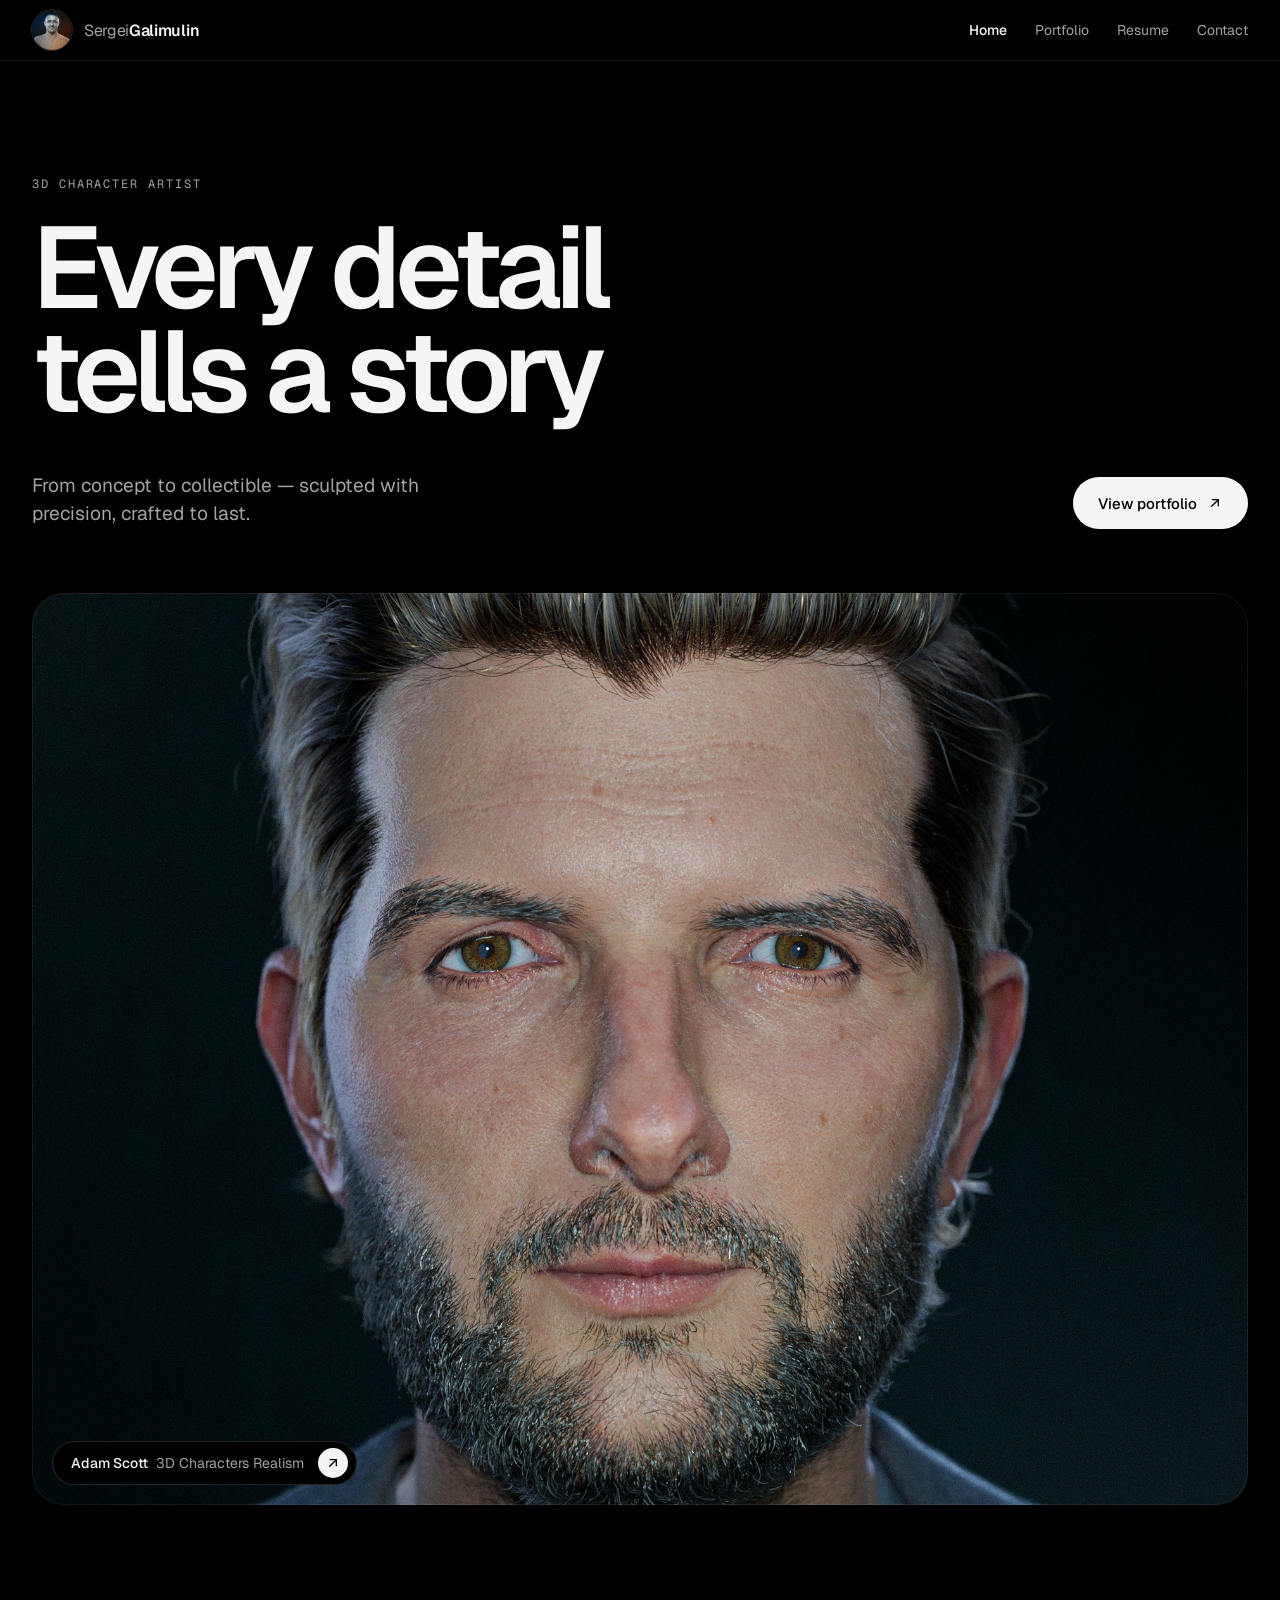
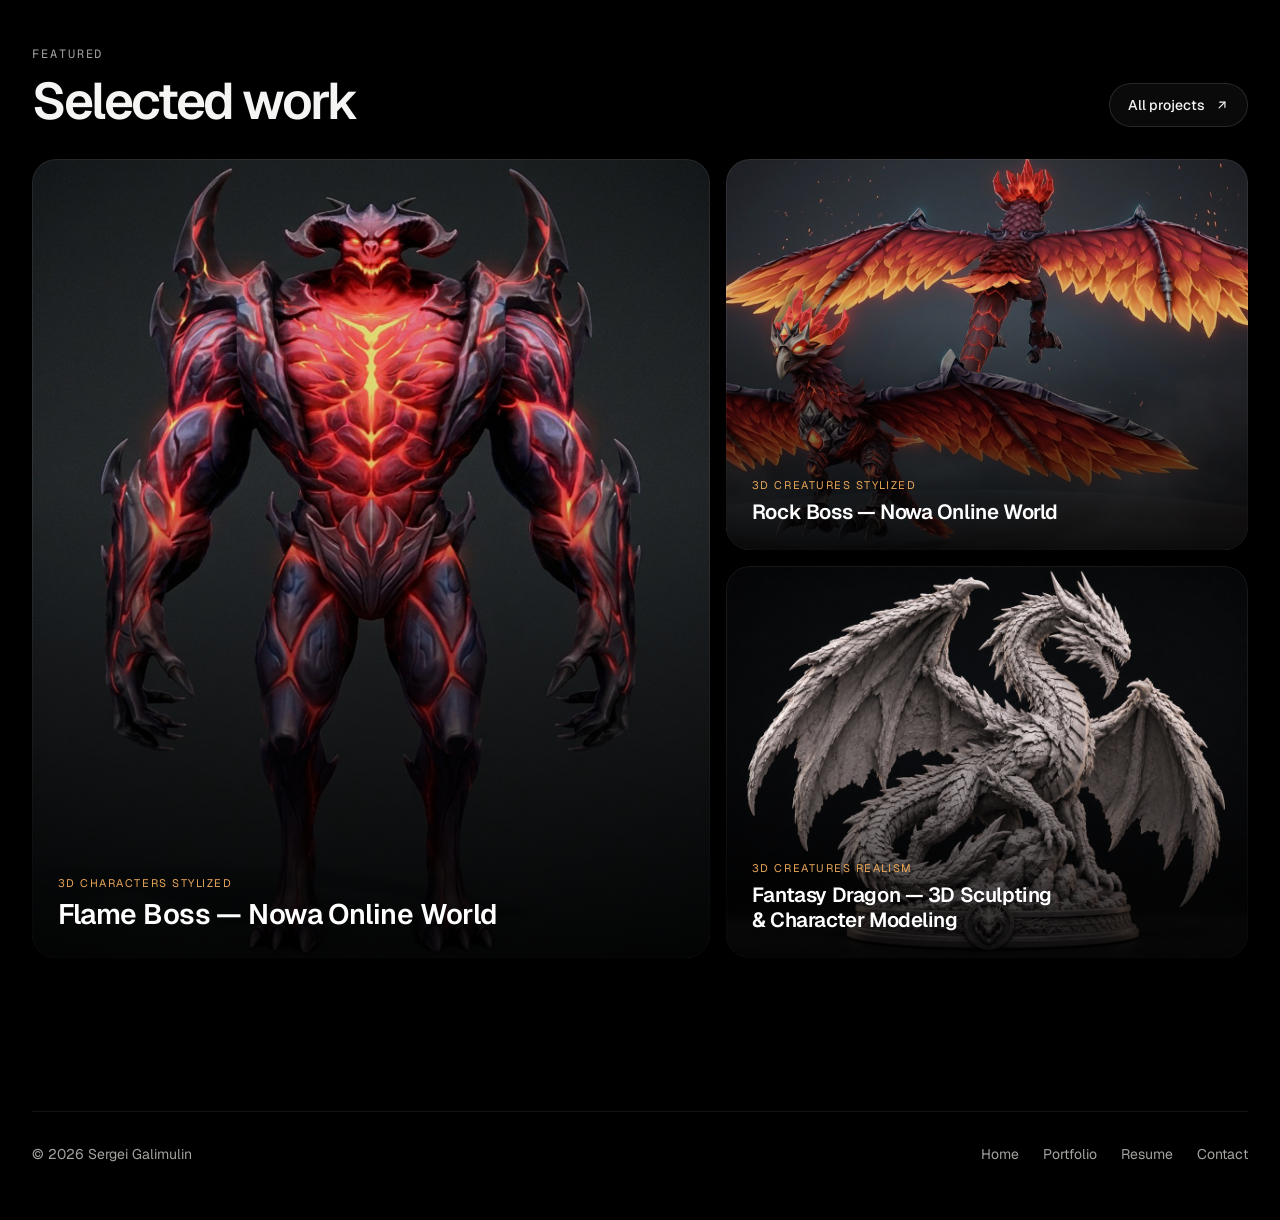
<file: index.html>
<!doctype html>
<html lang="en">
<head>
  <meta charset="utf-8">
  <meta name="viewport" content="width=device-width, initial-scale=1">
  <title>SergeiGalimulin — 3D Character Artist</title>
  <meta name="description" content="Every detail tells a story. From concept to collectible — sculpted with precision, crafted to last.">
  <meta property="og:title" content="SergeiGalimulin — 3D Character Artist">
  <meta property="og:description" content="From concept to collectible — sculpted with precision, crafted to last.">
  <meta property="og:image" content="assets/img/p8_1.jpg">
  <meta name="theme-color" content="#000000">
  <link rel="icon" href="assets/favicon.svg" type="image/svg+xml">
  <link rel="preconnect" href="https://fonts.googleapis.com">
  <link rel="preconnect" href="https://fonts.gstatic.com" crossorigin>
  <link rel="stylesheet" href="https://fonts.googleapis.com/css2?family=Geist:wght@300..700&family=Geist+Mono:wght@400;500&display=block">
  <link rel="stylesheet" href="assets/css/styles.css">
</head>
<body>
  <header class="nav">
    <nav class="nav-bar" aria-label="Main">
      <div class="brand"><a class="avatar" href="resume.html" aria-label="Resume" title="Resume"><img src="assets/img/portrait.jpg" alt="Sergei Galimulin" width="40" height="40"></a><a class="logo" href="index.html" aria-label="SergeiGalimulin — home"><i>Sergei</i><b>Galimulin</b></a></div>
      <div class="nav-links">
        <a class="nav-link nav-home is-active" href="index.html" aria-current="page">Home</a>
        <a class="nav-link" href="portfolio.html">Portfolio</a>
        <a class="nav-link" href="resume.html">Resume</a>
        <a class="nav-link" href="contact.html">Contact</a>
      </div>
    </nav>
  </header>

  <main>
    <section class="wrap hero">
      <p class="eyebrow">3D Character Artist</p>
      <h1>Every detail tells a story</h1>
      <div class="hero-row">
        <p>From concept to collectible — sculpted with precision, crafted to last.</p>
        <a class="btn btn-primary" href="portfolio.html">View portfolio <svg class="arr" aria-hidden="true" width="16" height="16" viewBox="0 0 24 24" fill="none" stroke="currentColor" stroke-width="2" stroke-linecap="round" stroke-linejoin="round"><path d="M7 17 17 7"/><path d="M8 7h9v9"/></svg></a>
      </div>
      <div id="hero-card"></div>
    </section>

    <section class="wrap section" id="featured" aria-labelledby="featured-title">
      <div class="section-head">
        <div>
          <p class="eyebrow">Featured</p>
          <h2 id="featured-title">Selected work</h2>
        </div>
        <a class="btn btn-ghost btn-sm" href="portfolio.html">All projects <svg class="arr arr-up" aria-hidden="true" width="14" height="14" viewBox="0 0 24 24" fill="none" stroke="currentColor" stroke-width="2" stroke-linecap="round" stroke-linejoin="round"><path d="M7 17 17 7"/><path d="M8 7h9v9"/></svg></a>
      </div>
      <div class="bento" id="bento"></div>
    </section>
  </main>

  <footer class="wrap footer">
    <div class="footer-row">
      <span>© 2026 Sergei Galimulin</span>
      <div class="footer-links">
        <a class="foot-link" href="index.html">Home</a>
        <a class="foot-link" href="portfolio.html">Portfolio</a>
        <a class="foot-link" href="resume.html">Resume</a>
        <a class="foot-link" href="contact.html">Contact</a>
      </div>
    </div>
  </footer>

  <script src="assets/js/site.js"></script>
  <script src="assets/js/home.js"></script>
  <script type="module" src="https://static.cloudflareinsights.com/beacon.min.js" data-cf-beacon='{"token": "abe214f2f69e46d78d090125e327b1e5"}'></script>
</body>
</html>
</file>
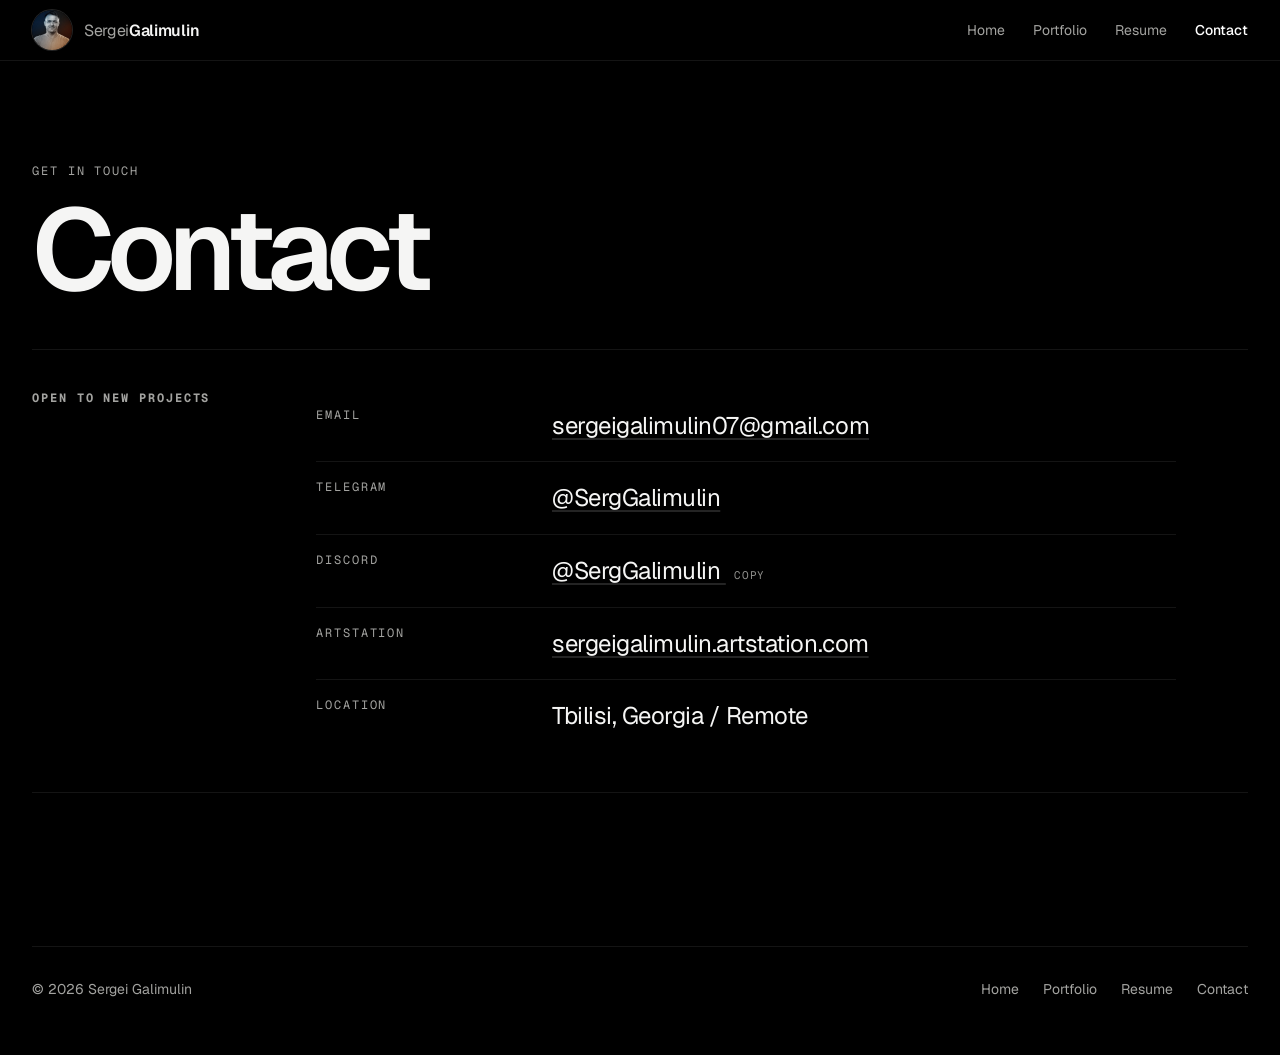
<file: contact.html>
<!doctype html>
<html lang="en">
<head>
  <meta charset="utf-8">
  <meta name="viewport" content="width=device-width, initial-scale=1">
  <title>Contact — SergeiGalimulin</title>
  <meta name="description" content="Contact Sergei Galimulin, Senior 3D Character Artist.">
  <meta property="og:title" content="Contact — SergeiGalimulin">
  <meta name="theme-color" content="#000000">
  <link rel="icon" href="assets/favicon.svg" type="image/svg+xml">
  <link rel="preconnect" href="https://fonts.googleapis.com">
  <link rel="preconnect" href="https://fonts.gstatic.com" crossorigin>
  <link rel="stylesheet" href="https://fonts.googleapis.com/css2?family=Geist:wght@300..700&family=Geist+Mono:wght@400;500&display=block">
  <link rel="stylesheet" href="assets/css/styles.css">
</head>
<body>
  <header class="nav">
    <nav class="nav-bar" aria-label="Main">
      <div class="brand"><a class="avatar" href="resume.html" aria-label="Resume" title="Resume"><img src="assets/img/portrait.jpg" alt="Sergei Galimulin" width="40" height="40"></a><a class="logo" href="index.html" aria-label="SergeiGalimulin — home"><i>Sergei</i><b>Galimulin</b></a></div>
      <div class="nav-links">
        <a class="nav-link nav-home" href="index.html">Home</a>
        <a class="nav-link" href="portfolio.html">Portfolio</a>
        <a class="nav-link" href="resume.html">Resume</a>
        <a class="nav-link is-active" href="contact.html" aria-current="page">Contact</a>
      </div>
    </nav>
  </header>

  <main class="wrap page-head">
    <p class="eyebrow">Get in touch</p>
    <div class="page-head-row"><h1>Contact</h1></div>
    <div class="cv"><section class="cv-sec"><h2 class="eyebrow">Open to new projects</h2><div class="cv-body"><div class="ct-row"><span class="eyebrow">Email</span><span class="ct-val"><a href="mailto:sergeigalimulin07@gmail.com">sergeigalimulin07@gmail.com</a></span></div><div class="ct-row"><span class="eyebrow">Telegram</span><span class="ct-val"><a href="https://t.me/SergGalimulin" target="_blank" rel="noopener">@SergGalimulin</a></span></div><div class="ct-row"><span class="eyebrow">Discord</span><span class="ct-val"><button class="copy" type="button" id="dc" data-copy="SergGalimulin">@SergGalimulin <small>Copy</small></button></span></div><div class="ct-row"><span class="eyebrow">ArtStation</span><span class="ct-val"><a href="https://sergeigalimulin.artstation.com" target="_blank" rel="noopener">sergeigalimulin.artstation.com</a></span></div><div class="ct-row"><span class="eyebrow">Location</span><span class="ct-val">Tbilisi, Georgia / Remote</span></div></div></section></div>
  </main>

  <footer class="wrap footer">
    <div class="footer-row">
      <span>© 2026 Sergei Galimulin</span>
      <div class="footer-links">
        <a class="foot-link" href="index.html">Home</a>
        <a class="foot-link" href="portfolio.html">Portfolio</a>
        <a class="foot-link" href="resume.html">Resume</a>
        <a class="foot-link" href="contact.html">Contact</a>
      </div>
    </div>
  </footer>

  <script src="assets/js/site.js"></script>
  <script>
    document.getElementById('dc').addEventListener('click', function () {
      var b = this, t = b.querySelector('small'), v = b.getAttribute('data-copy');
      function done() { t.textContent = 'Copied'; setTimeout(function () { t.textContent = 'Copy'; }, 1800); }
      if (navigator.clipboard) navigator.clipboard.writeText(v).then(done, function () { t.textContent = 'Select & copy'; });
      else t.textContent = 'Select & copy';
    });
  </script>
  <script type="module" src="https://static.cloudflareinsights.com/beacon.min.js" data-cf-beacon='{"token": "abe214f2f69e46d78d090125e327b1e5"}'></script>
</body>
</html>
</file>
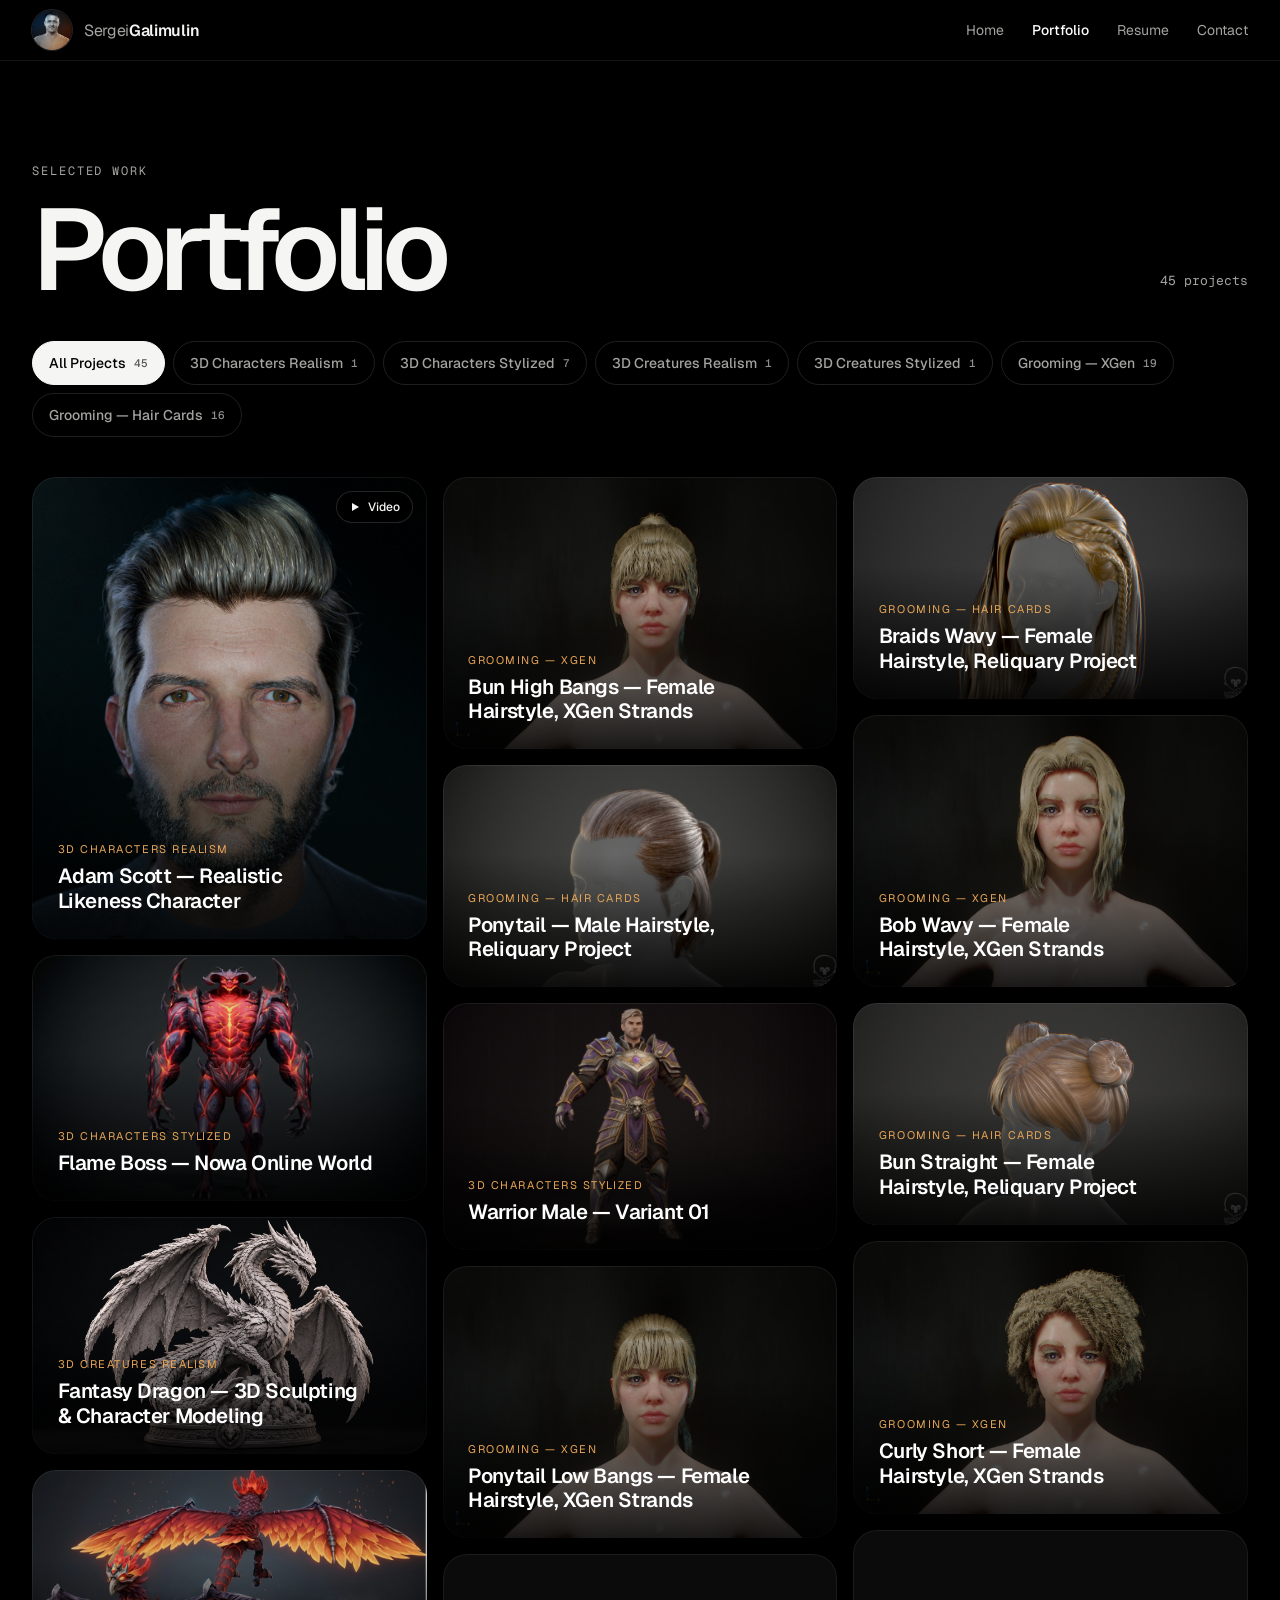
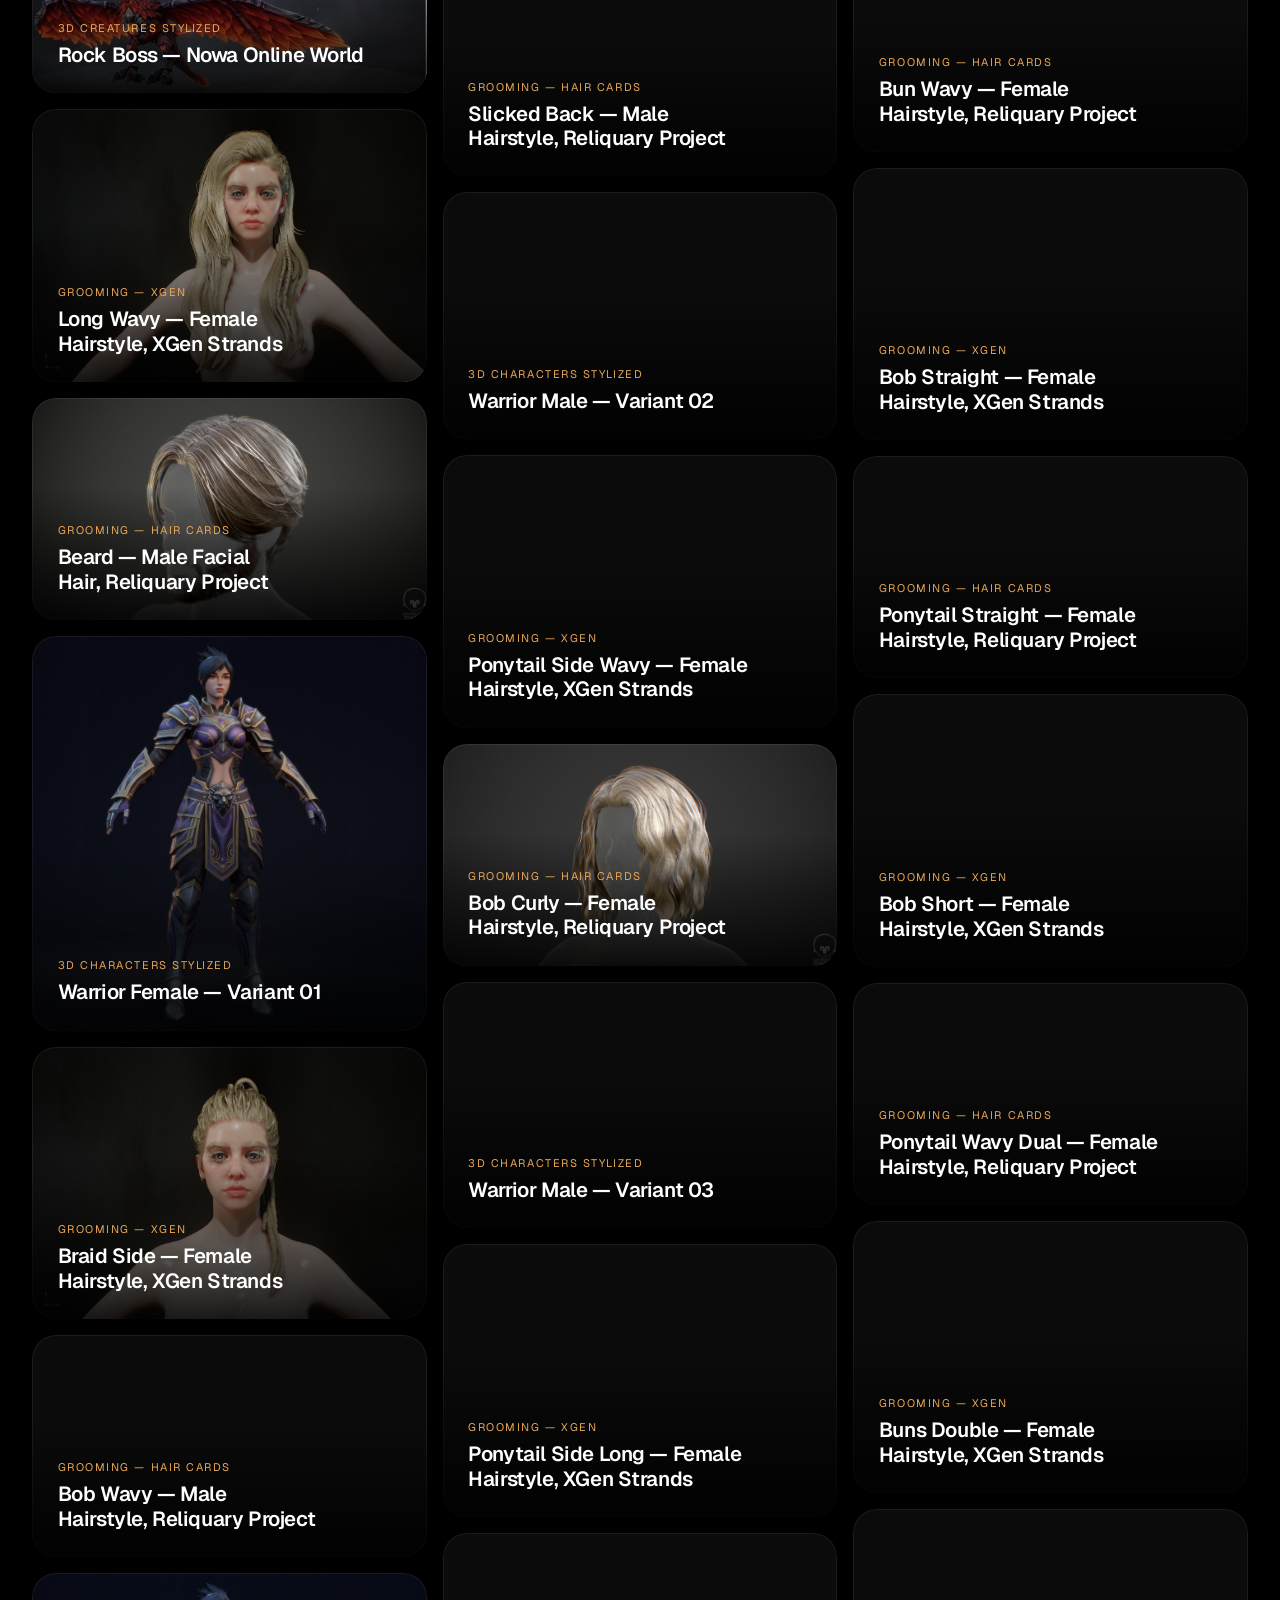
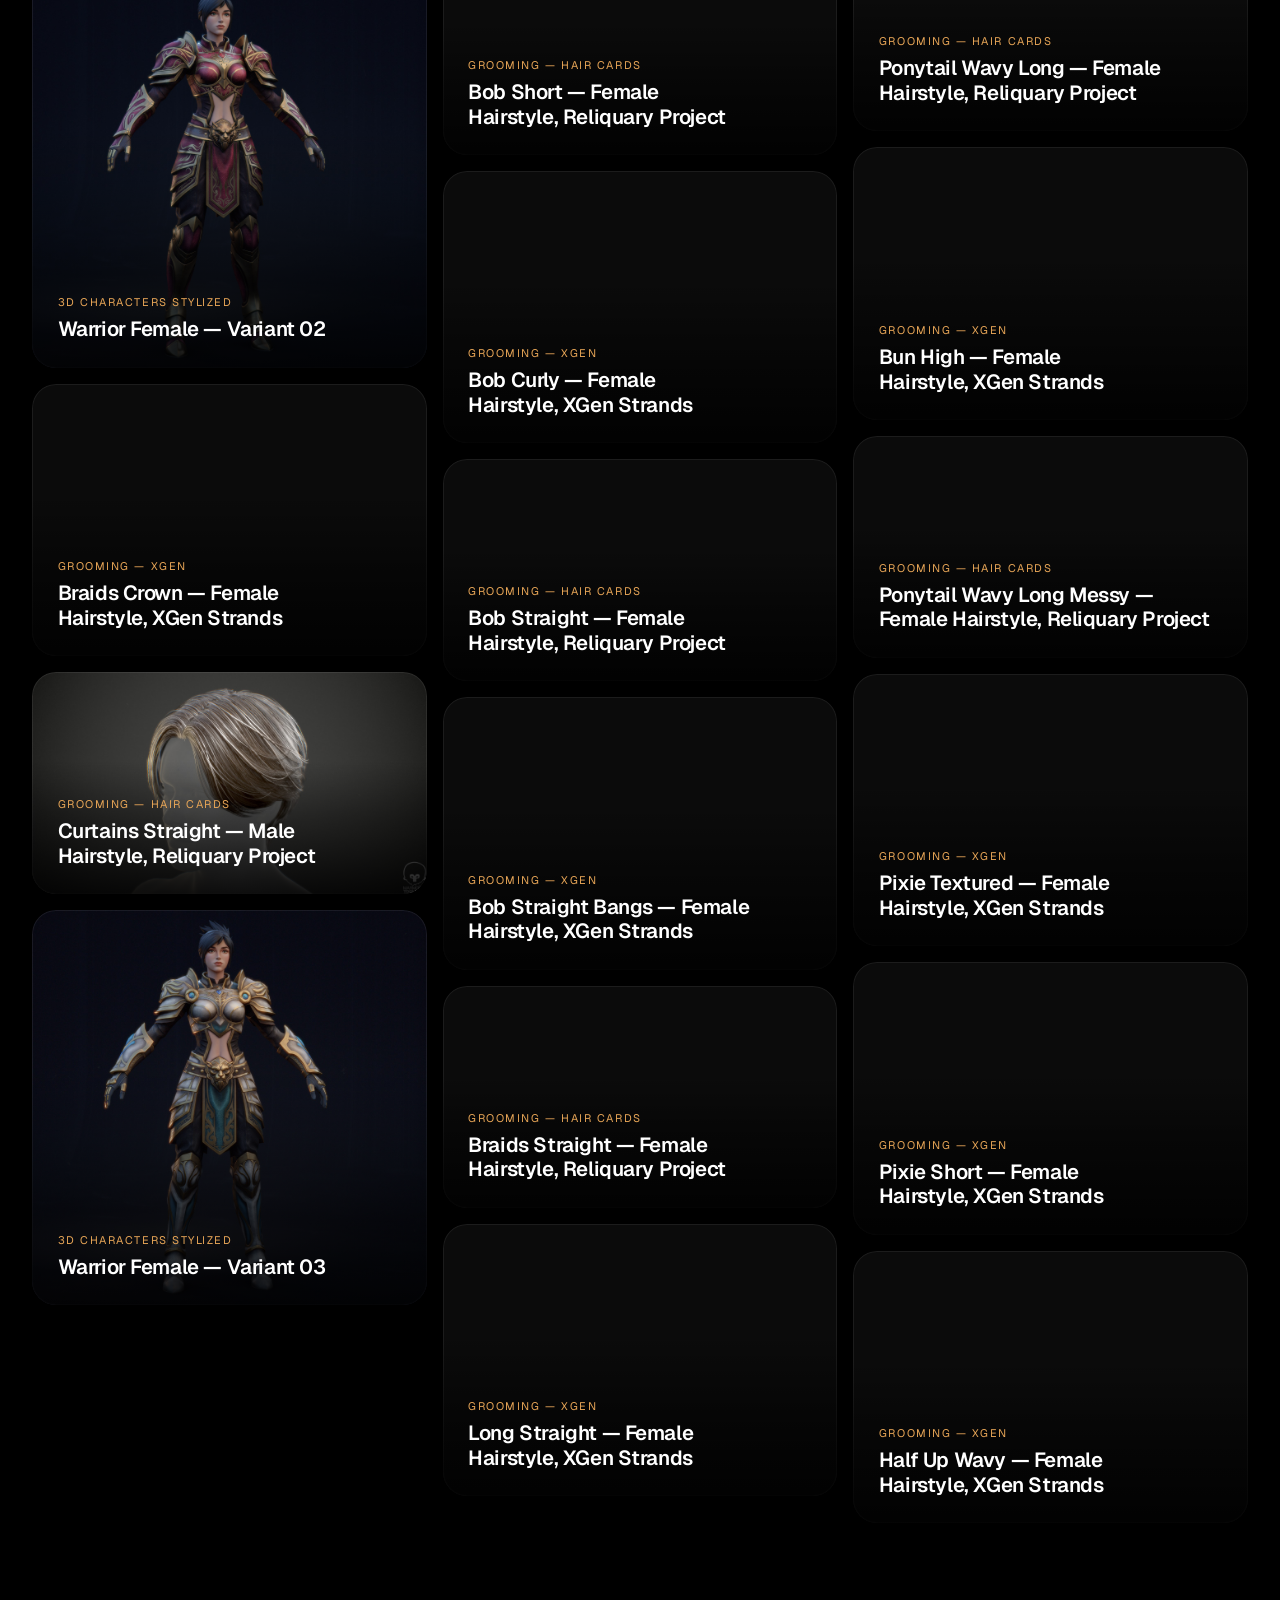
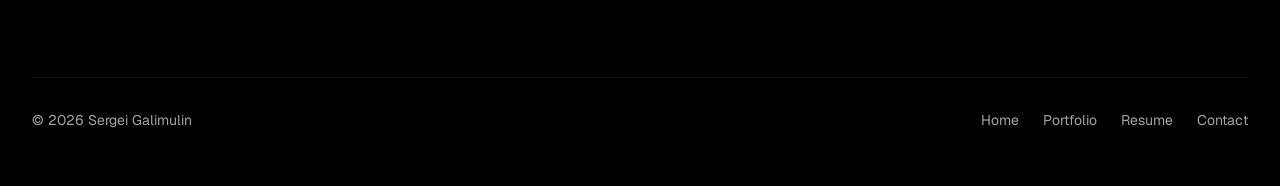
<file: portfolio.html>
<!doctype html>
<html lang="en">
<head>
  <meta charset="utf-8">
  <meta name="viewport" content="width=device-width, initial-scale=1">
  <title>Portfolio — SergeiGalimulin</title>
  <meta name="description" content="Selected work: realistic and stylized 3D characters, creatures, hard surface and more.">
  <meta property="og:title" content="Portfolio — SergeiGalimulin">
  <meta name="theme-color" content="#000000">
  <link rel="icon" href="assets/favicon.svg" type="image/svg+xml">
  <link rel="preconnect" href="https://fonts.googleapis.com">
  <link rel="preconnect" href="https://fonts.gstatic.com" crossorigin>
  <link rel="stylesheet" href="https://fonts.googleapis.com/css2?family=Geist:wght@300..700&family=Geist+Mono:wght@400;500&display=block">
  <link rel="stylesheet" href="assets/css/styles.css">
</head>
<body>
  <header class="nav">
    <nav class="nav-bar" aria-label="Main">
      <div class="brand"><a class="avatar" href="resume.html" aria-label="Resume" title="Resume"><img src="assets/img/portrait.jpg" alt="Sergei Galimulin" width="40" height="40"></a><a class="logo" href="index.html" aria-label="SergeiGalimulin — home"><i>Sergei</i><b>Galimulin</b></a></div>
      <div class="nav-links">
        <a class="nav-link nav-home" href="index.html">Home</a>
        <a class="nav-link is-active" href="portfolio.html" aria-current="page">Portfolio</a>
        <a class="nav-link" href="resume.html">Resume</a>
        <a class="nav-link" href="contact.html">Contact</a>
      </div>
    </nav>
  </header>

  <main class="wrap page-head">
    <p class="eyebrow">Selected work</p>
    <div class="page-head-row">
      <h1>Portfolio</h1>
      <p class="count mono" id="count" aria-live="polite"></p>
    </div>
    <div class="chips" id="chips" role="group" aria-label="Filter by category"></div>
    <div id="grid"></div>
  </main>

  <footer class="wrap footer">
    <div class="footer-row">
      <span>© 2026 Sergei Galimulin</span>
      <div class="footer-links">
        <a class="foot-link" href="index.html">Home</a>
        <a class="foot-link" href="portfolio.html">Portfolio</a>
        <a class="foot-link" href="resume.html">Resume</a>
        <a class="foot-link" href="contact.html">Contact</a>
      </div>
    </div>
  </footer>

  <script src="assets/js/site.js"></script>
  <script src="assets/js/portfolio.js"></script>
  <script type="module" src="https://static.cloudflareinsights.com/beacon.min.js" data-cf-beacon='{"token": "abe214f2f69e46d78d090125e327b1e5"}'></script>
</body>
</html>
</file>
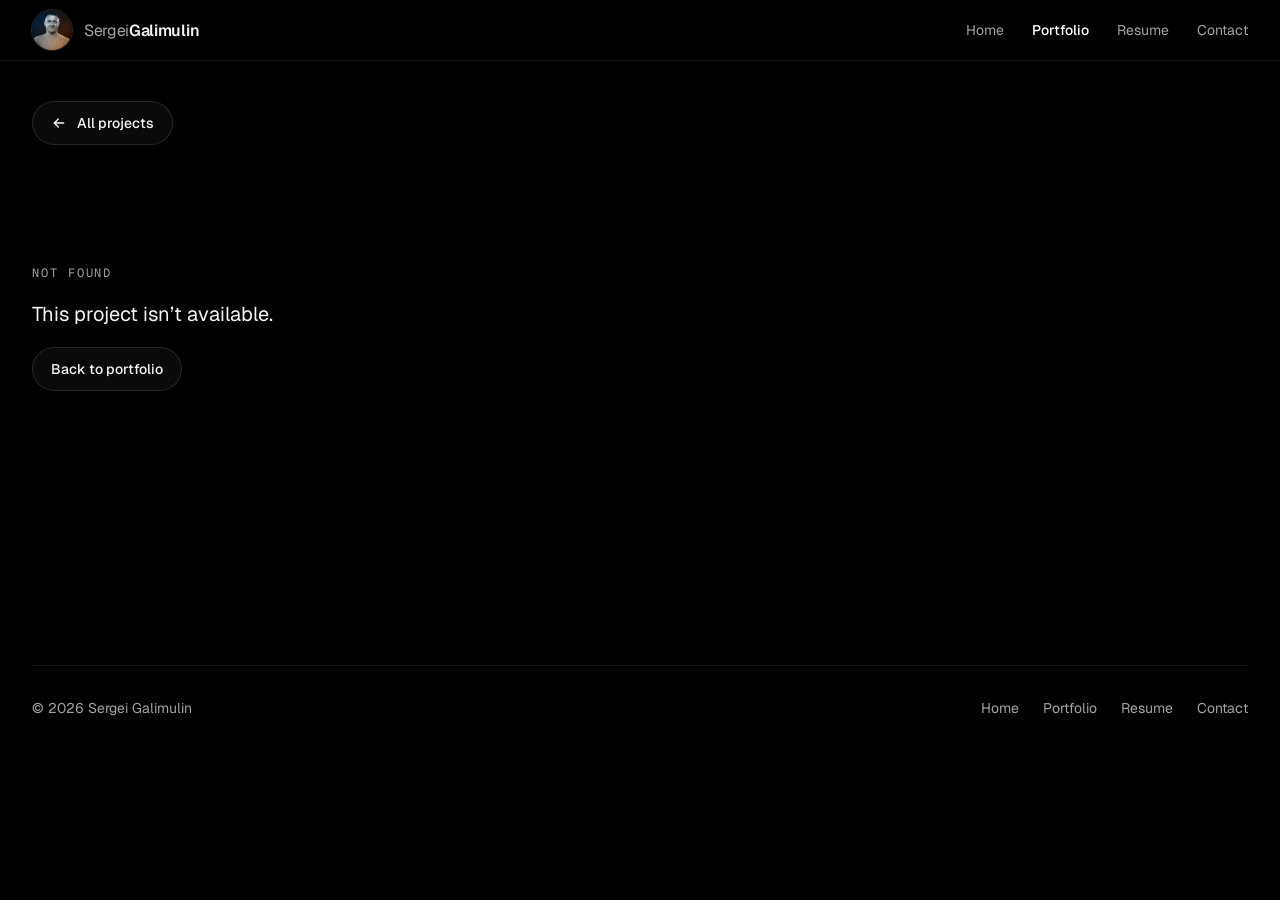
<file: project.html>
<!doctype html>
<html lang="en">
<head>
  <meta charset="utf-8">
  <meta name="viewport" content="width=device-width, initial-scale=1">
  <title>Project — SergeiGalimulin</title>
  <meta name="description" content="3D project views, turntables and process videos.">
  <meta name="theme-color" content="#000000">
  <link rel="icon" href="assets/favicon.svg" type="image/svg+xml">
  <link rel="preconnect" href="https://fonts.googleapis.com">
  <link rel="preconnect" href="https://fonts.gstatic.com" crossorigin>
  <link rel="stylesheet" href="https://fonts.googleapis.com/css2?family=Geist:wght@300..700&family=Geist+Mono:wght@400;500&display=block">
  <link rel="stylesheet" href="assets/css/styles.css">
</head>
<body>
  <header class="nav">
    <nav class="nav-bar" aria-label="Main">
      <div class="brand"><a class="avatar" href="resume.html" aria-label="Resume" title="Resume"><img src="assets/img/portrait.jpg" alt="Sergei Galimulin" width="40" height="40"></a><a class="logo" href="index.html" aria-label="SergeiGalimulin — home"><i>Sergei</i><b>Galimulin</b></a></div>
      <div class="nav-links">
        <a class="nav-link nav-home" href="index.html">Home</a>
        <a class="nav-link is-active" href="portfolio.html">Portfolio</a>
        <a class="nav-link" href="resume.html">Resume</a>
        <a class="nav-link" href="contact.html">Contact</a>
      </div>
    </nav>
  </header>

  <main class="wrap" style="padding-top: 40px">
    <a class="btn btn-ghost btn-sm" href="portfolio.html"><svg class="arr arr-left" aria-hidden="true" width="16" height="16" viewBox="0 0 24 24" fill="none" stroke="currentColor" stroke-width="2" stroke-linecap="round" stroke-linejoin="round"><path d="M19 12H5"/><path d="m11 18-6-6 6-6"/></svg>All projects</a>
    <div id="project"></div>
  </main>

  <footer class="wrap footer">
    <div class="footer-row">
      <span>© 2026 Sergei Galimulin</span>
      <div class="footer-links">
        <a class="foot-link" href="index.html">Home</a>
        <a class="foot-link" href="portfolio.html">Portfolio</a>
        <a class="foot-link" href="resume.html">Resume</a>
        <a class="foot-link" href="contact.html">Contact</a>
      </div>
    </div>
  </footer>

  <div class="lb" id="lb" role="dialog" aria-modal="true" aria-label="Media viewer" hidden>
    <button class="lb-backdrop" type="button" tabindex="-1" aria-label="Close viewer" data-act="close"></button>
    <div class="lb-top">
      <div class="lb-title"><span id="lb-name"></span><span class="mono" id="lb-count" style="font-size:12px;color:var(--muted)"></span></div>
      <button class="lb-btn" type="button" aria-label="Close" data-act="close" id="lb-close"></button>
    </div>
    <div class="lb-stage" id="lb-stage"></div>
    <div class="lb-strip" id="lb-strip"></div>
  </div>

  <script src="assets/js/site.js"></script>
  <script src="assets/js/project.js"></script>
  <script type="module" src="https://static.cloudflareinsights.com/beacon.min.js" data-cf-beacon='{"token": "abe214f2f69e46d78d090125e327b1e5"}'></script>
</body>
</html>
</file>
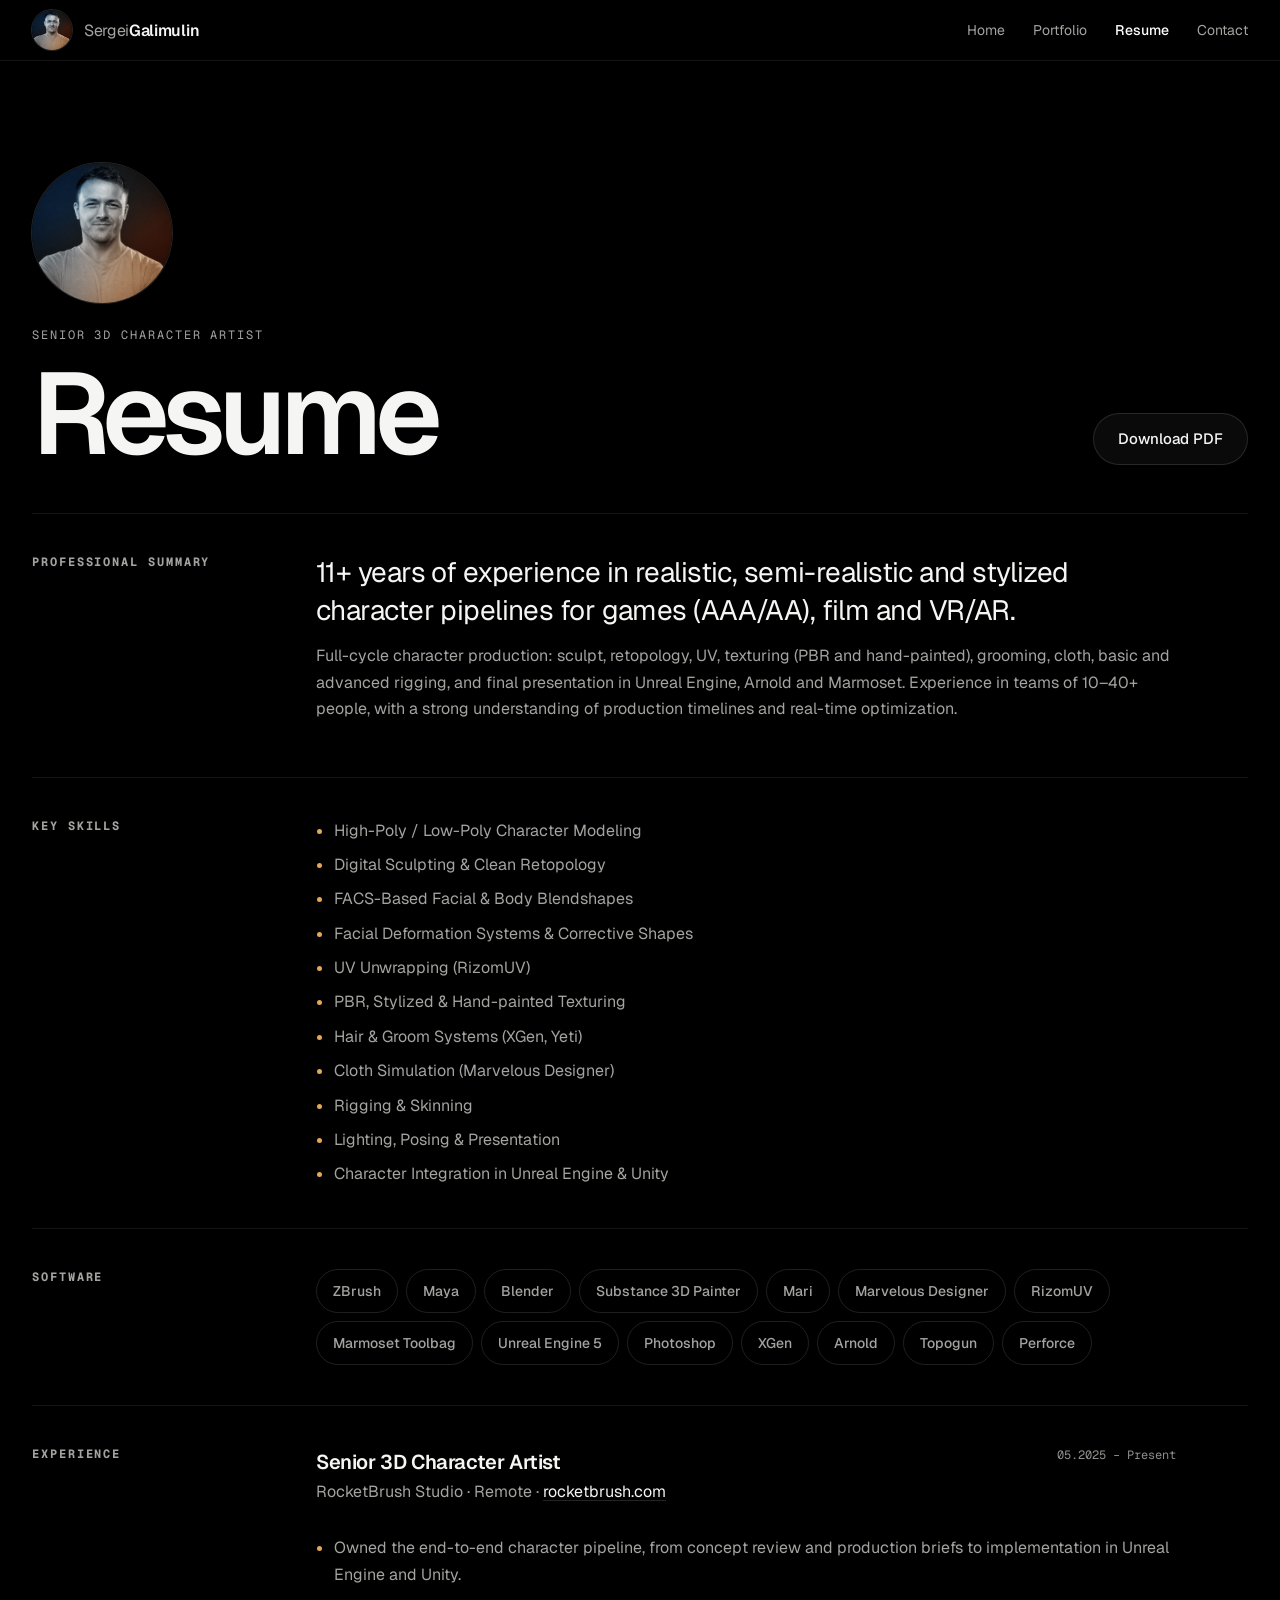
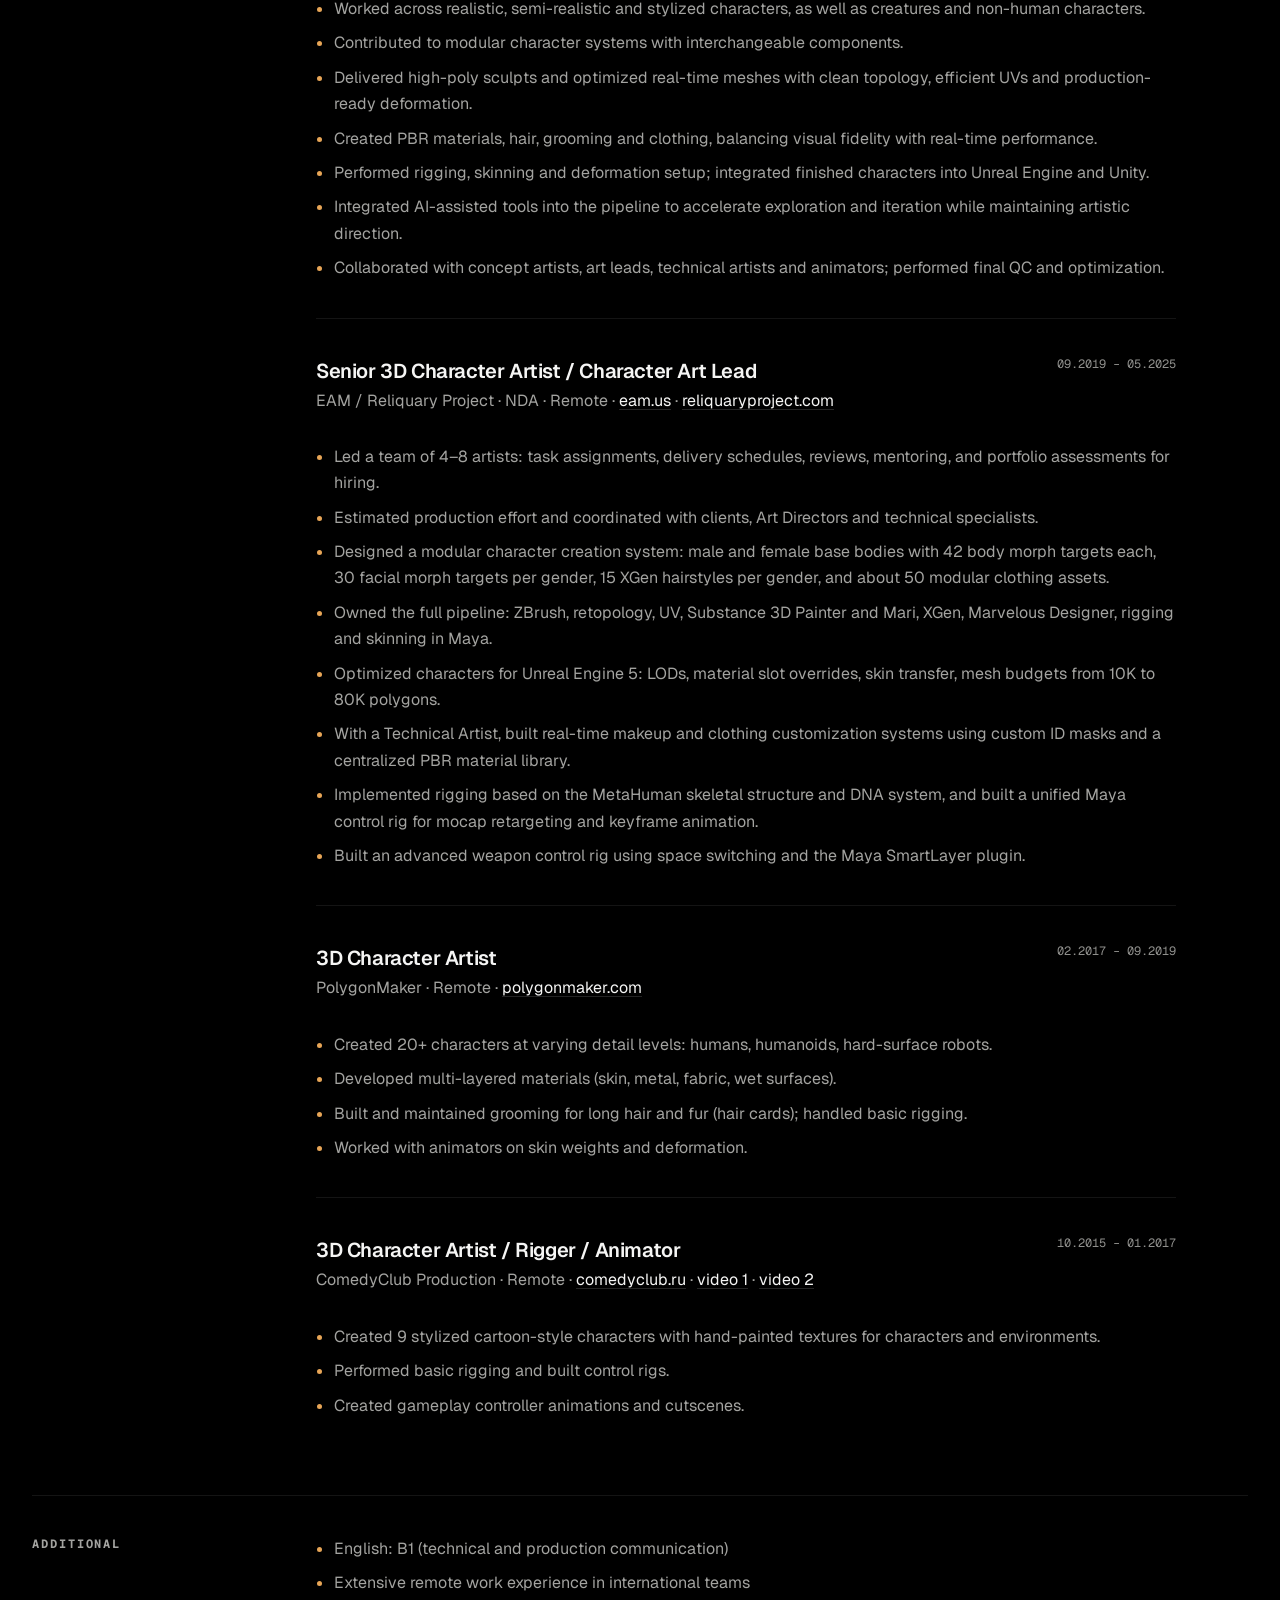
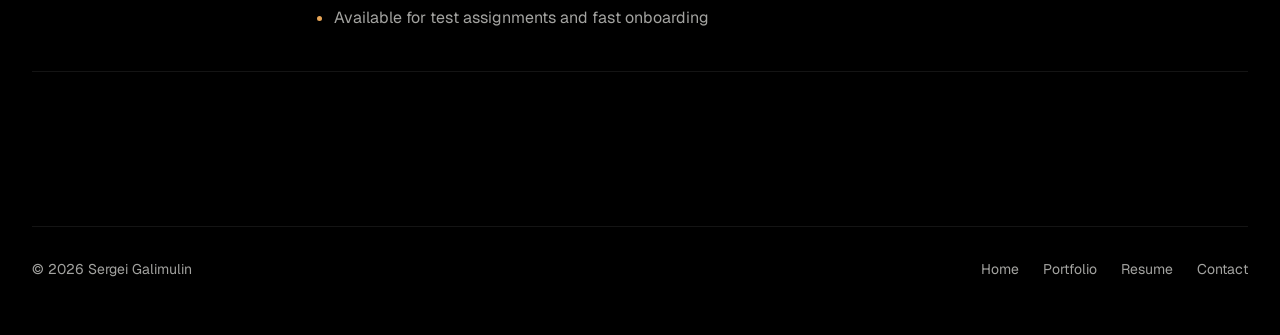
<file: resume.html>
<!doctype html>
<html lang="en">
<head>
  <meta charset="utf-8">
  <meta name="viewport" content="width=device-width, initial-scale=1">
  <title>Resume — SergeiGalimulin</title>
  <meta name="description" content="Resume of Sergei Galimulin, Senior 3D Character Artist.">
  <meta property="og:title" content="Resume — SergeiGalimulin">
  <meta name="theme-color" content="#000000">
  <link rel="icon" href="assets/favicon.svg" type="image/svg+xml">
  <link rel="preconnect" href="https://fonts.googleapis.com">
  <link rel="preconnect" href="https://fonts.gstatic.com" crossorigin>
  <link rel="stylesheet" href="https://fonts.googleapis.com/css2?family=Geist:wght@300..700&family=Geist+Mono:wght@400;500&display=block">
  <link rel="stylesheet" href="assets/css/styles.css">
</head>
<body>
  <header class="nav">
    <nav class="nav-bar" aria-label="Main">
      <div class="brand"><a class="avatar" href="resume.html" aria-label="Resume" title="Resume"><img src="assets/img/portrait.jpg" alt="Sergei Galimulin" width="40" height="40"></a><a class="logo" href="index.html" aria-label="SergeiGalimulin — home"><i>Sergei</i><b>Galimulin</b></a></div>
      <div class="nav-links">
        <a class="nav-link nav-home" href="index.html">Home</a>
        <a class="nav-link" href="portfolio.html">Portfolio</a>
        <a class="nav-link is-active" href="resume.html" aria-current="page">Resume</a>
        <a class="nav-link" href="contact.html">Contact</a>
      </div>
    </nav>
  </header>

  <main class="wrap page-head">
    <img class="cv-photo" src="assets/img/portrait.jpg" alt="Sergei Galimulin" width="140" height="140">
    <p class="eyebrow">Senior 3D Character Artist</p>
    <div class="page-head-row"><h1>Resume</h1><a class="btn btn-ghost" href="assets/CV_Sergei_Galimulin_ENG.pdf" download>Download PDF</a></div>
    <div class="cv">
      <section class="cv-sec"><h2 class="eyebrow">Professional Summary</h2><div class="cv-body">
        <p class="cv-lead">11+ years of experience in realistic, semi-realistic and stylized character pipelines for games (AAA/AA), film and VR/AR.</p>
        <p>Full-cycle character production: sculpt, retopology, UV, texturing (PBR and hand-painted), grooming, cloth, basic and advanced rigging, and final presentation in Unreal Engine, Arnold and Marmoset. Experience in teams of 10–40+ people, with a strong understanding of production timelines and real-time optimization.</p></div></section>
      <section class="cv-sec"><h2 class="eyebrow">Key Skills</h2><div class="cv-body"><ul class="cv-list"><li>High-Poly / Low-Poly Character Modeling</li><li>Digital Sculpting &amp; Clean Retopology</li><li>FACS-Based Facial &amp; Body Blendshapes</li><li>Facial Deformation Systems &amp; Corrective Shapes</li><li>UV Unwrapping (RizomUV)</li><li>PBR, Stylized &amp; Hand-painted Texturing</li><li>Hair &amp; Groom Systems (XGen, Yeti)</li><li>Cloth Simulation (Marvelous Designer)</li><li>Rigging &amp; Skinning</li><li>Lighting, Posing &amp; Presentation</li><li>Character Integration in Unreal Engine &amp; Unity</li></ul></div></section>
      <section class="cv-sec"><h2 class="eyebrow">Software</h2><div class="cv-body"><div class="chips cv-chips"><span class="chip">ZBrush</span><span class="chip">Maya</span><span class="chip">Blender</span><span class="chip">Substance 3D Painter</span><span class="chip">Mari</span><span class="chip">Marvelous Designer</span><span class="chip">RizomUV</span><span class="chip">Marmoset Toolbag</span><span class="chip">Unreal Engine 5</span><span class="chip">Photoshop</span><span class="chip">XGen</span><span class="chip">Arnold</span><span class="chip">Topogun</span><span class="chip">Perforce</span></div></div></section>
      <section class="cv-sec"><h2 class="eyebrow">Experience</h2><div class="cv-body"><article class="cv-job"><div class="cv-job-head"><div><h3>Senior 3D Character Artist</h3><p class="cv-co">RocketBrush Studio · Remote · <a href="https://rocketbrush.com" target="_blank" rel="noopener">rocketbrush.com</a></p></div><p class="cv-date mono">05.2025 – Present</p></div><ul class="cv-list"><li>Owned the end-to-end character pipeline, from concept review and production briefs to implementation in Unreal Engine and Unity.</li><li>Worked across realistic, semi-realistic and stylized characters, as well as creatures and non-human characters.</li><li>Contributed to modular character systems with interchangeable components.</li><li>Delivered high-poly sculpts and optimized real-time meshes with clean topology, efficient UVs and production-ready deformation.</li><li>Created PBR materials, hair, grooming and clothing, balancing visual fidelity with real-time performance.</li><li>Performed rigging, skinning and deformation setup; integrated finished characters into Unreal Engine and Unity.</li><li>Integrated AI-assisted tools into the pipeline to accelerate exploration and iteration while maintaining artistic direction.</li><li>Collaborated with concept artists, art leads, technical artists and animators; performed final QC and optimization.</li></ul></article><article class="cv-job"><div class="cv-job-head"><div><h3>Senior 3D Character Artist / Character Art Lead</h3><p class="cv-co">EAM / Reliquary Project · NDA · Remote · <a href="https://eam.us" target="_blank" rel="noopener">eam.us</a> · <a href="https://reliquaryproject.com" target="_blank" rel="noopener">reliquaryproject.com</a></p></div><p class="cv-date mono">09.2019 – 05.2025</p></div><ul class="cv-list"><li>Led a team of 4–8 artists: task assignments, delivery schedules, reviews, mentoring, and portfolio assessments for hiring.</li><li>Estimated production effort and coordinated with clients, Art Directors and technical specialists.</li><li>Designed a modular character creation system: male and female base bodies with 42 body morph targets each, 30 facial morph targets per gender, 15 XGen hairstyles per gender, and about 50 modular clothing assets.</li><li>Owned the full pipeline: ZBrush, retopology, UV, Substance 3D Painter and Mari, XGen, Marvelous Designer, rigging and skinning in Maya.</li><li>Optimized characters for Unreal Engine 5: LODs, material slot overrides, skin transfer, mesh budgets from 10K to 80K polygons.</li><li>With a Technical Artist, built real-time makeup and clothing customization systems using custom ID masks and a centralized PBR material library.</li><li>Implemented rigging based on the MetaHuman skeletal structure and DNA system, and built a unified Maya control rig for mocap retargeting and keyframe animation.</li><li>Built an advanced weapon control rig using space switching and the Maya SmartLayer plugin.</li></ul></article><article class="cv-job"><div class="cv-job-head"><div><h3>3D Character Artist</h3><p class="cv-co">PolygonMaker · Remote · <a href="https://www.polygonmaker.com" target="_blank" rel="noopener">polygonmaker.com</a></p></div><p class="cv-date mono">02.2017 – 09.2019</p></div><ul class="cv-list"><li>Created 20+ characters at varying detail levels: humans, humanoids, hard-surface robots.</li><li>Developed multi-layered materials (skin, metal, fabric, wet surfaces).</li><li>Built and maintained grooming for long hair and fur (hair cards); handled basic rigging.</li><li>Worked with animators on skin weights and deformation.</li></ul></article><article class="cv-job"><div class="cv-job-head"><div><h3>3D Character Artist / Rigger / Animator</h3><p class="cv-co">ComedyClub Production · Remote · <a href="https://comedyclub.ru" target="_blank" rel="noopener">comedyclub.ru</a> · <a href="https://www.youtube.com/watch?v=fYe2_LCEtg8" target="_blank" rel="noopener">video 1</a> · <a href="https://www.youtube.com/watch?v=SePBKqsg6xI" target="_blank" rel="noopener">video 2</a></p></div><p class="cv-date mono">10.2015 – 01.2017</p></div><ul class="cv-list"><li>Created 9 stylized cartoon-style characters with hand-painted textures for characters and environments.</li><li>Performed basic rigging and built control rigs.</li><li>Created gameplay controller animations and cutscenes.</li></ul></article></div></section>
      <section class="cv-sec"><h2 class="eyebrow">Additional</h2><div class="cv-body"><ul class="cv-list"><li>English: B1 (technical and production communication)</li><li>Extensive remote work experience in international teams</li><li>Available for test assignments and fast onboarding</li></ul></div></section>
    </div>
  </main>

  <footer class="wrap footer">
    <div class="footer-row">
      <span>© 2026 Sergei Galimulin</span>
      <div class="footer-links">
        <a class="foot-link" href="index.html">Home</a>
        <a class="foot-link" href="portfolio.html">Portfolio</a>
        <a class="foot-link" href="resume.html">Resume</a>
        <a class="foot-link" href="contact.html">Contact</a>
      </div>
    </div>
  </footer>

  <script src="assets/js/site.js"></script>
  <script type="module" src="https://static.cloudflareinsights.com/beacon.min.js" data-cf-beacon='{"token": "abe214f2f69e46d78d090125e327b1e5"}'></script>
</body>
</html>
</file>
<file: assets/css/styles.css>
/* SergeiGalimulin — общие стили сайта и админки */

@view-transition { navigation: auto; }
::view-transition-old(root),
::view-transition-new(root) { animation-duration: .22s; }

:root {
  --bg: #000000;
  --surface: #111111;
  --surface-2: #161616;
  --skeleton: #0d0d0d;
  --line: rgba(255, 255, 255, .08);
  --line-strong: rgba(255, 255, 255, .14);
  --text: #f5f5f4;
  --muted: #a3a3a0;
  --subtle: #8f8f8c;
  --accent: #e8a657;
  --danger: #dc2626;
  --ok: #4ade80;
  --ease: cubic-bezier(.2, .7, .2, 1);
  --gutter: clamp(16px, 3vw, 32px);
}

* { box-sizing: border-box; }
html { background: var(--bg); color-scheme: dark; }
body {
  margin: 0;
  min-height: 100vh;
  background: var(--bg);
  color: var(--text);
  font-family: 'Geist', system-ui, -apple-system, sans-serif;
  -webkit-font-smoothing: antialiased;
}
a { color: inherit; text-decoration: none; }
img, video { display: block; max-width: 100%; }
button { font: inherit; }
:focus-visible { outline: 2px solid #fff; outline-offset: 3px; }
.mono { font-family: 'Geist Mono', ui-monospace, monospace; }
.sr-only { position: absolute; width: 1px; height: 1px; padding: 0; margin: -1px; overflow: hidden; clip: rect(0 0 0 0); white-space: nowrap; border: 0; }
.wrap { max-width: 1360px; margin: 0 auto; padding-inline: var(--gutter); }
.eyebrow { margin: 0; font-family: 'Geist Mono', ui-monospace, monospace; font-size: 12px; letter-spacing: .16em; text-transform: uppercase; color: var(--muted); }

/* ---------- Шапка ---------- */
.nav {
  position: sticky; top: 0; z-index: 30;
  background: var(--bg);
  border-bottom: 1px solid var(--line);
  transition: transform .35s var(--ease);
  view-transition-name: site-nav;
}
.nav.is-hidden { transform: translateY(-101%); }
.nav:focus-within { transform: none; }
.nav-bar { max-width: 1360px; margin: 0 auto; height: 60px; padding-inline: var(--gutter); display: flex; align-items: center; justify-content: space-between; gap: 16px; }
.logo { height: 44px; display: inline-flex; align-items: center; font-size: 16px; letter-spacing: -.02em; }
.logo b { font-weight: 600; }
.logo i { font-style: normal; font-weight: 400; color: var(--muted); }
.nav-links { display: flex; gap: 28px; }
.nav-link { height: 44px; display: inline-flex; align-items: center; font-size: 14px; color: var(--muted); transition: color .2s; }
.nav-link:hover { color: #fff; }
.nav-link.is-active { color: #fff; font-weight: 500; }
.badge { height: 24px; padding: 0 10px; border-radius: 999px; background: rgba(255,255,255,.08); display: inline-flex; align-items: center; font-size: 11px; letter-spacing: .12em; color: #c9c9c6; }
@media (max-width: 480px) { .nav-home { display: none; } .nav-links { gap: 20px; } }

/* ---------- Кнопки ---------- */
.btn {
  height: 52px; padding: 0 24px; border-radius: 999px;
  display: inline-flex; align-items: center; justify-content: center; gap: 10px;
  font: 500 15px 'Geist', system-ui, sans-serif;
  border: 1px solid transparent; cursor: pointer;
  transition: background-color .2s, color .2s, border-color .2s, transform .2s;
}
.btn .arr { transition: transform .25s var(--ease); }
.btn-primary { background: var(--text); color: #000; }
.btn-primary:hover { background: #fff; transform: translateY(-1px); }
.btn-primary:hover .arr { transform: translate(2px, -2px); }
.btn-ghost { background: rgba(255,255,255,.04); color: var(--text); border-color: rgba(255,255,255,.12); }
.btn-ghost:hover { background: rgba(255,255,255,.1); border-color: rgba(255,255,255,.28); }
.btn-ghost:hover .arr-left { transform: translateX(-3px); }
.btn-ghost:hover .arr-up { transform: translate(2px, -2px); }
.btn-sm { height: 44px; padding: 0 18px; font-size: 14px; }
.btn-md { height: 48px; padding: 0 22px; font-size: 14px; }
.btn-danger-outline { background: transparent; color: var(--muted); border-color: rgba(255,255,255,.1); }
.btn-danger-outline:hover { background: rgba(248,113,113,.12); border-color: rgba(248,113,113,.5); color: #fca5a5; }
.btn-danger { background: var(--danger); color: #fff; }
.btn-danger:hover { background: #ef4444; }
.icon-btn {
  width: 44px; height: 44px; border-radius: 999px;
  display: inline-flex; align-items: center; justify-content: center;
  color: var(--text); background: #000; border: 1px solid var(--line-strong);
  cursor: pointer; transition: background-color .2s, color .2s, border-color .2s;
}
.icon-btn:hover { background: var(--text); color: #000; border-color: var(--text); }
.text-btn { height: 44px; padding: 0; border: 0; background: transparent; display: inline-flex; align-items: center; gap: 8px; font-size: 14px; color: var(--muted); cursor: pointer; transition: color .2s; }
.text-btn:hover { color: #fff; }

/* ---------- Картинки: заглушка и проявление ---------- */
.ph { background: linear-gradient(100deg, #0d0d0d 35%, #151515 50%, #0d0d0d 65%) #0d0d0d; background-size: 250% 100%; animation: shimmer 1.4s linear infinite; }
.ph.done { animation: none; background: #0b0b0b; }
.lz { opacity: 0; transition: opacity .5s ease, transform .8s var(--ease); }
.lz.on { opacity: 1; }
@keyframes shimmer { from { background-position: 150% 0; } to { background-position: -50% 0; } }
@keyframes fade { from { opacity: 0; } to { opacity: 1; } }
@keyframes pop { from { opacity: 0; transform: scale(.96); } to { opacity: 1; transform: none; } }
.fade-in { animation: fade .35s ease both; }

/* ---------- Карточки работ ---------- */
.card { display: block; cursor: pointer; }
.card-media { position: relative; overflow: hidden; border-radius: 24px; isolation: isolate; }
.card-media::after { content: ''; position: absolute; inset: 0; border-radius: inherit; box-shadow: inset 0 0 0 1px rgba(255,255,255,.07); pointer-events: none; }
.card-media img { width: 100%; height: 100%; object-fit: cover; }
.card:hover .card-media img.on { transform: scale(1.04); }
.card-shade { position: absolute; inset: 0; z-index: 1; background: linear-gradient(to top, rgba(0,0,0,.85) 0%, rgba(0,0,0,.4) 35%, rgba(0,0,0,0) 60%); pointer-events: none; }
.card-info { position: absolute; left: 0; right: 0; bottom: 0; z-index: 2; padding: clamp(18px, 2vw, 28px); display: flex; flex-direction: column; gap: 8px; transition: transform .5s var(--ease); }
.card:hover .card-info { transform: translateY(-4px); }
.card-cat { font-size: 11px; font-weight: 400; letter-spacing: .14em; text-transform: uppercase; color: var(--accent); }
.card-name { font-size: clamp(17px, 1.6vw, 22px); font-weight: 600; letter-spacing: -.02em; line-height: 1.2; color: #fff; text-wrap: balance; }
.card-video { position: absolute; top: 14px; right: 14px; z-index: 3; height: 32px; padding: 0 12px; border-radius: 999px; display: inline-flex; align-items: center; gap: 7px; font-size: 12px; font-weight: 500; color: var(--text); background: #000; border: 1px solid var(--line-strong); }

/* ---------- Главная ---------- */
.hero { padding-top: clamp(64px, 9vw, 120px); }
.hero h1 { margin: 24px 0 0; font-weight: 600; font-size: clamp(48px, 9vw, 148px); line-height: .9; letter-spacing: -.055em; max-width: 11ch; text-wrap: balance; }
.hero-row { margin-top: clamp(32px, 4vw, 48px); display: flex; flex-wrap: wrap; justify-content: space-between; align-items: flex-end; gap: 24px 48px; }
.hero-row p { margin: 0; max-width: 34ch; font-size: clamp(17px, 1.5vw, 20px); line-height: 1.5; color: var(--muted); text-wrap: pretty; }
.hero-card { margin-top: clamp(40px, 5vw, 64px); }
.hero-card .card-media { border-radius: 32px; }
.hero-tag { position: absolute; left: 20px; bottom: 20px; z-index: 2; height: 44px; padding: 0 8px 0 18px; border-radius: 999px; display: inline-flex; align-items: center; gap: 14px; font-size: 14px; background: #000; border: 1px solid var(--line-strong); }
.hero-tag .go { width: 30px; height: 30px; border-radius: 999px; background: var(--text); color: #000; display: inline-flex; align-items: center; justify-content: center; }
.section { padding-top: clamp(96px, 11vw, 160px); }
.section-head { display: flex; justify-content: space-between; align-items: flex-end; gap: 24px; flex-wrap: wrap; margin-bottom: 32px; }
.section-head h2 { margin: 14px 0 0; font-weight: 600; font-size: clamp(32px, 4vw, 56px); letter-spacing: -.045em; line-height: 1; }
.bento { display: grid; grid-template-columns: 1.3fr 1fr; gap: 16px; }
.bento .card { display: flex; flex-direction: column; min-width: 0; }
.bento .card-media { aspect-ratio: 4 / 3; }
.bento .big { grid-row: span 2; }
.bento .big .card-media { flex: 1 1 0; min-height: 0; aspect-ratio: auto; }
.bento .big .card-media img { position: absolute; inset: 0; }
.bento .big .card-name { font-size: clamp(20px, 2.2vw, 30px); }
@media (max-width: 820px) {
  .bento { grid-template-columns: 1fr; }
  .bento .big { grid-row: auto; }
  .bento .big .card-media { flex: none; aspect-ratio: 4 / 5; }
}

/* ---------- Портфолио ---------- */
.page-head { padding-top: clamp(56px, 8vw, 104px); }
.page-head-row { margin-top: 20px; display: flex; justify-content: space-between; align-items: flex-end; gap: 16px 24px; flex-wrap: wrap; }
.page-head h1 { margin: 0; font-weight: 600; font-size: clamp(56px, 9vw, 148px); line-height: .88; letter-spacing: -.06em; }
.count { margin: 0 0 12px; font-size: 13px; color: var(--muted); }
.chips { margin-top: 40px; display: flex; flex-wrap: wrap; gap: 8px; }
.chip {
  height: 44px; padding: 0 16px; border-radius: 999px;
  border: 1px solid rgba(255,255,255,.12); background: transparent; color: var(--muted);
  font: 500 14px 'Geist', system-ui, sans-serif;
  display: inline-flex; align-items: center; gap: 8px; cursor: pointer;
  transition: background-color .2s, color .2s, border-color .2s;
}
.chip .n { font-family: 'Geist Mono', ui-monospace, monospace; font-size: 11px; color: var(--subtle); transition: color .2s; }
.chip:hover { background: rgba(255,255,255,.06); border-color: rgba(255,255,255,.32); color: #fff; }
.chip:hover .n { color: #c9c9c6; }
.chip.is-active { background: var(--text); border-color: var(--text); color: #000; }
.chip.is-active .n { color: #57575a; }
.masonry { margin-top: 40px; columns: 380px 3; column-gap: 16px; }
.masonry .card { break-inside: avoid; margin-bottom: 16px; }
.empty { margin-top: 40px; min-height: 440px; border-radius: 32px; background: var(--surface); border: 1px solid rgba(255,255,255,.07); display: flex; flex-direction: column; align-items: center; justify-content: center; gap: 20px; padding: 48px 24px; text-align: center; }
.empty-title { margin: 0; font-weight: 600; font-size: clamp(28px, 3.4vw, 44px); letter-spacing: -.045em; line-height: 1.05; max-width: 16ch; text-wrap: balance; }

/* ---------- Страница проекта ---------- */
.project-grid { margin-top: 28px; display: flex; flex-wrap: wrap; gap: clamp(32px, 4vw, 56px); align-items: flex-start; }
.project-media { flex: 999 1 560px; min-width: 0; display: flex; flex-direction: column; gap: 16px; }
.viewer { position: relative; border-radius: 28px; overflow: hidden; display: flex; align-items: center; justify-content: center; background: #0b0b0b; }
.viewer::after { content: ''; position: absolute; inset: 0; border-radius: inherit; box-shadow: inset 0 0 0 1px rgba(255,255,255,.07); pointer-events: none; }
.viewer img, .viewer video { width: 100%; height: 100%; }
.zoom { position: absolute; inset: 0; padding: 0; border: 0; background: transparent; display: flex; align-items: center; justify-content: center; cursor: zoom-in; }
.counter { position: absolute; left: 16px; top: 16px; height: 32px; padding: 0 12px; border-radius: 999px; display: inline-flex; align-items: center; font-size: 12px; background: #000; border: 1px solid var(--line-strong); }
.viewer-full { position: absolute; right: 16px; top: 16px; }
.viewer-arrows { position: absolute; inset: 0; pointer-events: none; }
.viewer-arrows .icon-btn { position: absolute; top: 50%; transform: translateY(-50%); pointer-events: auto; }
.viewer-arrows .icon-btn:first-child { left: 16px; }
.viewer-arrows .icon-btn:last-child { right: 16px; }
.thumbs { display: flex; gap: 12px; overflow-x: auto; padding: 4px; }
.thumb { position: relative; flex: 0 0 auto; width: 104px; height: 78px; padding: 0; border-radius: 14px; overflow: hidden; border: 0; background: #141414; cursor: pointer; opacity: .5; outline: 2px solid transparent; outline-offset: 3px; transition: opacity .2s, outline-color .2s; }
.thumb:hover { opacity: 1; }
.thumb.is-active { opacity: 1; outline-color: var(--text); }
.thumb img, .thumb video { width: 100%; height: 100%; object-fit: cover; }
.play { position: absolute; inset: 0; display: flex; align-items: center; justify-content: center; color: #fff; background: rgba(0,0,0,.35); pointer-events: none; }
.project-aside { flex: 1 1 320px; max-width: 420px; display: flex; flex-direction: column; gap: 24px; }
.project-aside h1 { margin: 0; font-weight: 600; font-size: clamp(30px, 3.2vw, 44px); line-height: 1.02; letter-spacing: -.045em; text-wrap: balance; }
.project-desc { margin: 0; font-size: 16px; line-height: 1.65; color: var(--muted); white-space: pre-line; text-wrap: pretty; }
.specs { margin: 0; padding: 4px 20px; border-radius: 20px; background: var(--surface); border: 1px solid rgba(255,255,255,.07); }
.specs div { display: flex; justify-content: space-between; gap: 16px; padding: 14px 0; font-size: 14px; }
.specs div + div { border-top: 1px solid rgba(255,255,255,.07); }
.specs dt { color: var(--muted); }
.specs dd { margin: 0; text-align: right; }
.pn-grid { margin-top: clamp(80px, 9vw, 128px); display: grid; grid-template-columns: repeat(auto-fit, minmax(min(360px, 100%), 1fr)); gap: 16px; }
.pn { display: flex; align-items: center; gap: 20px; padding: 12px; border-radius: 24px; background: var(--surface); border: 1px solid rgba(255,255,255,.07); transition: background-color .25s, border-color .25s; }
.pn:hover { background: #171717; border-color: rgba(255,255,255,.16); }
.pn.next { flex-direction: row-reverse; text-align: right; }
.pn-img { flex: 0 0 auto; width: 120px; height: 90px; border-radius: 14px; overflow: hidden; background: #141414; }
.pn-img img { width: 100%; height: 100%; object-fit: cover; transition: transform .8s var(--ease); }
.pn:hover .pn-img img { transform: scale(1.06); }
.pn-text { flex: 1; min-width: 0; display: flex; flex-direction: column; gap: 8px; }
.pn-label { font-size: 12px; letter-spacing: .12em; color: var(--muted); }
.pn-title { font-size: 20px; font-weight: 600; letter-spacing: -.03em; line-height: 1.2; }
.not-found { padding: 120px 0; display: flex; flex-direction: column; align-items: flex-start; gap: 20px; color: var(--muted); }

/* ---------- Полноэкранный просмотр ---------- */
.lb { position: fixed; inset: 0; z-index: 100; background: #050505; display: grid; grid-template-rows: auto minmax(0, 1fr) auto; animation: fade .25s ease both; }
.lb[hidden] { display: none; }
.lb-backdrop { position: absolute; inset: 0; padding: 0; border: 0; background: transparent; cursor: zoom-out; }
.lb-top { position: relative; z-index: 1; display: flex; justify-content: space-between; align-items: center; gap: 16px; padding: 16px clamp(16px, 2vw, 24px); pointer-events: none; }
.lb-top > * { pointer-events: auto; }
.lb-title { display: flex; align-items: baseline; gap: 16px; min-width: 0; }
.lb-title span:first-child { font-size: 15px; font-weight: 500; white-space: nowrap; overflow: hidden; text-overflow: ellipsis; }
.lb-stage { position: relative; min-height: 0; display: flex; align-items: center; justify-content: center; padding: 8px clamp(12px, 7vw, 112px); pointer-events: none; }
.lb-stage img, .lb-stage video { max-width: 100%; max-height: 100%; object-fit: contain; border-radius: 12px; pointer-events: auto; user-select: none; }
.lb-btn { width: 48px; height: 48px; border-radius: 999px; display: inline-flex; align-items: center; justify-content: center; color: var(--text); background: #141414; border: 1px solid rgba(255,255,255,.12); cursor: pointer; pointer-events: auto; transition: background-color .2s, color .2s, border-color .2s; }
.lb-btn:hover { background: var(--text); color: #000; border-color: var(--text); }
.lb-arrow { position: absolute; top: 50%; width: 56px; height: 56px; transform: translateY(-50%); }
.lb-prev { left: clamp(12px, 2vw, 32px); }
.lb-next { right: clamp(12px, 2vw, 32px); }
.lb-strip { position: relative; z-index: 1; display: flex; justify-content: center; gap: 10px; padding: 16px 16px 24px; overflow-x: auto; pointer-events: none; }
.lb-thumb { position: relative; flex: 0 0 auto; width: 80px; height: 56px; padding: 0; border-radius: 10px; overflow: hidden; border: 0; background: #141414; cursor: pointer; opacity: .4; outline: 2px solid transparent; outline-offset: 3px; pointer-events: auto; transition: opacity .2s, outline-color .2s; }
.lb-thumb:hover { opacity: 1; }
.lb-thumb.is-active { opacity: 1; outline-color: var(--text); }
.lb-thumb img, .lb-thumb video { width: 100%; height: 100%; object-fit: cover; }
@media (max-width: 640px) {
  .lb-arrow { top: auto; bottom: 8px; transform: none; width: 48px; height: 48px; }
  .lb-stage { padding: 8px 12px 64px; }
}

/* ---------- Подвал ---------- */
.footer { margin-top: clamp(96px, 12vw, 180px); padding-bottom: 24px; }
.footer-row { display: flex; justify-content: space-between; align-items: center; gap: 16px; flex-wrap: wrap; padding: 20px 0; border-top: 1px solid var(--line); font-size: 14px; color: var(--muted); }
.footer-links { display: flex; gap: 24px; }
.foot-link { height: 44px; display: inline-flex; align-items: center; color: var(--muted); transition: color .2s; }
.foot-link:hover { color: #fff; }

/* ---------- Админка ---------- */
.admin-main { padding-top: clamp(40px, 6vw, 80px); padding-bottom: 120px; }
.admin-head { display: flex; justify-content: space-between; align-items: flex-end; gap: 24px; flex-wrap: wrap; margin-bottom: 32px; }
.admin-head h1 { margin: 12px 0; font-weight: 600; font-size: clamp(36px, 4.6vw, 64px); line-height: .95; letter-spacing: -.05em; }
.panel { border-radius: 28px; background: var(--surface); border: 1px solid rgba(255,255,255,.07); padding: clamp(20px, 2.4vw, 28px); }
.field { display: flex; flex-direction: column; gap: 8px; }
.label { font-size: 13px; color: var(--muted); }
.input { width: 100%; height: 50px; padding: 0 16px; border-radius: 14px; border: 1px solid rgba(255,255,255,.1); background: #000; color: var(--text); font: 400 15px 'Geist', system-ui, sans-serif; transition: border-color .2s, box-shadow .2s; }
textarea.input { height: auto; padding: 14px 16px; line-height: 1.6; resize: vertical; }
.input::placeholder { color: var(--subtle); }
.input:hover { border-color: rgba(255,255,255,.22); }
.input:focus { outline: none; border-color: var(--text); box-shadow: 0 0 0 4px rgba(255,255,255,.08); }
.input.is-error { border-color: #f87171; }
.input-wrap { position: relative; }
.input-wrap .input { padding-right: 52px; }
.eye { position: absolute; right: 3px; top: 3px; width: 44px; height: 44px; border: 0; border-radius: 12px; background: transparent; color: var(--muted); display: flex; align-items: center; justify-content: center; cursor: pointer; transition: color .2s, background-color .2s; }
.eye:hover { color: #fff; background: rgba(255,255,255,.06); }
.err { margin: 0; font-size: 13px; color: #fca5a5; }
.notice { margin: 0; padding: 12px 14px; border-radius: 12px; background: rgba(74,222,128,.1); color: #86efac; font-size: 14px; line-height: 1.4; }
.login { min-height: calc(100vh - 61px); display: flex; align-items: center; justify-content: center; padding: 80px 16px; }
.login-card { width: 100%; max-width: 440px; padding: clamp(28px, 4vw, 40px); border-radius: 32px; background: var(--surface); border: 1px solid rgba(255,255,255,.07); display: flex; flex-direction: column; gap: 32px; }
.login-card h1 { margin: 12px 0; font-weight: 600; font-size: 36px; line-height: 1; letter-spacing: -.045em; }

.list { list-style: none; margin: 0; padding: 8px; border-radius: 28px; background: var(--surface); border: 1px solid rgba(255,255,255,.07); }
.row { display: flex; flex-wrap: wrap; align-items: center; gap: 12px 20px; padding: 12px; border-radius: 20px; transition: background-color .2s; }
.row:hover { background: var(--surface-2); }
.row + .row { margin-top: 2px; }
.row-thumb { flex: 0 0 auto; width: 64px; height: 64px; border-radius: 14px; overflow: hidden; background: #141414; display: flex; align-items: center; justify-content: center; color: #6b6b68; }
.row-thumb img { width: 100%; height: 100%; object-fit: cover; }
.row-text { flex: 999 1 260px; min-width: 0; display: flex; flex-direction: column; gap: 6px; }
.row-title { font-size: 15px; font-weight: 500; line-height: 1.3; transition: color .2s; }
.row-title:hover { color: #fff; text-decoration: underline; text-underline-offset: 3px; }
.row-meta { font-size: 13px; color: var(--muted); }
.row-actions { flex: 1 0 auto; display: flex; align-items: center; justify-content: flex-end; gap: 8px; }
.pill { height: 40px; padding: 0 14px; border-radius: 999px; display: inline-flex; align-items: center; gap: 8px; font: 500 13px 'Geist', system-ui, sans-serif; color: var(--muted); background: transparent; border: 1px solid rgba(255,255,255,.1); cursor: pointer; transition: background-color .2s, color .2s, border-color .2s; }
.pill:hover { background: rgba(255,255,255,.08); border-color: rgba(255,255,255,.24); color: #fff; }
.status { min-width: 124px; }
.status .dot { width: 7px; height: 7px; border-radius: 999px; background: #6b6b68; }
.status.is-on { color: var(--text); }
.status.is-on .dot { background: var(--ok); box-shadow: 0 0 0 3px rgba(74,222,128,.15); }
.round-btn { width: 40px; height: 40px; border-radius: 999px; display: inline-flex; align-items: center; justify-content: center; color: var(--muted); background: transparent; border: 1px solid rgba(255,255,255,.1); cursor: pointer; transition: background-color .2s, color .2s, border-color .2s; }
.round-btn.danger:hover { background: rgba(248,113,113,.12); border-color: rgba(248,113,113,.5); color: #fca5a5; }
.admin-empty { min-height: 360px; border-radius: 28px; background: var(--surface); border: 1px solid rgba(255,255,255,.07); display: flex; flex-direction: column; align-items: center; justify-content: center; gap: 16px; padding: 40px 24px; text-align: center; }

.editor-form { display: flex; flex-wrap: wrap; gap: 16px; align-items: stretch; }
.editor-left { flex: 1 1 400px; min-width: 0; display: flex; flex-direction: column; gap: 24px; }
.editor-right { flex: 999 1 520px; min-width: 0; display: flex; flex-direction: column; gap: 20px; }
.cat-chips { display: flex; flex-wrap: wrap; gap: 6px; }
.cat-chip { height: 40px; padding: 0 14px; border-radius: 999px; border: 1px solid rgba(255,255,255,.1); background: transparent; color: var(--muted); font: 500 13px 'Geist', system-ui, sans-serif; cursor: pointer; transition: background-color .2s, color .2s, border-color .2s; }
.cat-chip:hover { background: rgba(255,255,255,.08); color: #fff; border-color: rgba(255,255,255,.24); }
.cat-chip.is-active { background: var(--text); color: #000; border-color: var(--text); }
.switch-row { width: 100%; display: flex; align-items: center; justify-content: space-between; gap: 16px; padding: 16px; border-radius: 18px; border: 1px solid rgba(255,255,255,.1); background: transparent; color: var(--text); text-align: left; cursor: pointer; transition: border-color .2s, background-color .2s; }
.switch-row:hover { border-color: rgba(255,255,255,.24); background: rgba(255,255,255,.03); }
.track { flex: 0 0 auto; width: 48px; height: 28px; border-radius: 999px; background: #2a2a2a; position: relative; transition: background-color .25s; }
.knob { position: absolute; top: 3px; left: 3px; width: 22px; height: 22px; border-radius: 999px; background: var(--muted); transition: transform .3s var(--ease), background-color .25s; }
.switch-row[aria-checked="true"] .track { background: var(--text); }
.switch-row[aria-checked="true"] .knob { transform: translateX(20px); background: #000; }
.drop { display: flex; flex-wrap: wrap; align-items: center; justify-content: space-between; gap: 16px; padding: 20px; border-radius: 20px; border: 1px dashed rgba(255,255,255,.18); transition: border-color .2s, background-color .2s; }
.drop:hover { border-color: rgba(255,255,255,.4); background: rgba(255,255,255,.02); }
.drop.is-drag { border-color: var(--text); background: rgba(255,255,255,.06); }
.drop-text { display: flex; align-items: center; gap: 12px; font-size: 14px; color: var(--muted); }
.upload { position: relative; }
.upload:focus-within { outline: 2px solid #fff; outline-offset: 3px; }
.tiles { list-style: none; margin: 0; padding: 0; display: grid; grid-template-columns: repeat(auto-fill, minmax(min(220px, 100%), 1fr)); gap: 12px; }
.tile { position: relative; border-radius: 20px; overflow: hidden; background: #000; border: 1px solid rgba(255,255,255,.07); animation: pop .3s var(--ease) both; }
.tile-img { position: relative; aspect-ratio: 4 / 3; overflow: hidden; background: #141414; }
.tile-img img, .tile-img video { width: 100%; height: 100%; object-fit: cover; }
.tile-badge { position: absolute; left: 10px; top: 10px; height: 26px; padding: 0 10px; border-radius: 999px; display: inline-flex; align-items: center; font-size: 10px; letter-spacing: .12em; }
.tile-badge.cover { background: var(--text); color: #000; }
.tile-badge.video { background: #000; color: var(--text); border: 1px solid var(--line-strong); }
.tile-tools { position: absolute; top: 10px; right: 10px; display: flex; gap: 6px; opacity: 0; transition: opacity .2s; }
.tile:hover .tile-tools, .tile:focus-within .tile-tools { opacity: 1; }
@media (hover: none) { .tile-tools { opacity: 1; } }
.tool { width: 36px; height: 36px; border-radius: 999px; display: inline-flex; align-items: center; justify-content: center; color: var(--text); background: #000; border: 1px solid var(--line-strong); cursor: pointer; transition: background-color .2s, color .2s; }
.tool:hover { background: var(--text); color: #000; }
.tool:disabled { opacity: .35; cursor: default; background: #000; color: var(--text); }
.tile-foot { padding: 10px; }
.select { width: 100%; height: 44px; padding: 0 12px; border-radius: 12px; border: 1px solid rgba(255,255,255,.1); background: var(--surface); color: var(--text); font: 400 13px 'Geist', system-ui, sans-serif; cursor: pointer; transition: border-color .2s; }
.select:hover { border-color: rgba(255,255,255,.24); }
.editor-actions { flex: 1 1 100%; display: flex; justify-content: space-between; align-items: center; gap: 16px; flex-wrap: wrap; margin-top: 16px; }

.modal { position: fixed; inset: 0; z-index: 100; display: flex; align-items: center; justify-content: center; padding: 16px; animation: fade .2s ease both; }
.modal[hidden] { display: none; }
.modal-bg { position: absolute; inset: 0; border: 0; padding: 0; background: rgba(0,0,0,.72); cursor: default; }
.modal-card { position: relative; width: 100%; max-width: 420px; padding: 28px; border-radius: 24px; background: var(--surface); border: 1px solid rgba(255,255,255,.1); display: flex; flex-direction: column; gap: 12px; animation: pop .25s var(--ease) both; }
.modal-card h2 { margin: 0; font-size: 20px; font-weight: 600; letter-spacing: -.02em; }
.modal-card p { margin: 0; font-size: 14px; line-height: 1.5; color: var(--muted); }
.modal-actions { margin-top: 12px; display: flex; justify-content: flex-end; gap: 8px; }
.toast { position: fixed; left: 50%; bottom: 24px; z-index: 90; transform: translateX(-50%); display: flex; align-items: center; gap: 16px; padding: 10px 10px 10px 18px; border-radius: 999px; background: var(--text); color: #000; font-size: 14px; font-weight: 500; box-shadow: 0 12px 40px rgba(0,0,0,.5); animation: fade .25s ease both; }
.toast[hidden] { display: none; }
.toast button { height: 36px; padding: 0 14px; border-radius: 999px; border: 0; background: #000; color: #fff; font-size: 13px; font-weight: 500; cursor: pointer; }
.toast span:only-child { padding-right: 8px; }

@media (prefers-reduced-motion: reduce) {
  *, ::view-transition-old(root), ::view-transition-new(root) { animation: none !important; transition: none !important; }
}

/* Resume / Contact */
.cv { margin-top: 48px; border-top: 1px solid var(--line); }
.cv-sec { display: grid; grid-template-columns: minmax(140px, 260px) 1fr; gap: 24px; padding: 40px 0; border-bottom: 1px solid var(--line); }
.cv-body { max-width: 860px; color: var(--muted); line-height: 1.65; }
.cv-body p { margin: 0 0 14px; }
.cv-lead { color: var(--text); font-size: clamp(20px, 2.2vw, 28px); line-height: 1.35; letter-spacing: -.02em; }
.cv-list { margin: 0; padding-left: 18px; display: grid; gap: 8px; }
.cv-list li::marker { color: var(--accent); }
.cv-chips { margin-top: 0; }
.cv-chips .chip { cursor: default; }
.cv-job { padding-bottom: 36px; }
.cv-job + .cv-job { padding-top: 36px; border-top: 1px solid var(--line); }
.cv-job-head { display: flex; justify-content: space-between; gap: 16px; flex-wrap: wrap; margin-bottom: 16px; }
.cv-job h3 { margin: 0; color: var(--text); font-weight: 600; font-size: 20px; letter-spacing: -.02em; }
.cv-co { margin: 4px 0 0; }
.cv-date { margin: 0; font-size: 12px; color: var(--subtle); }
.ct-row { display: grid; grid-template-columns: minmax(120px, 220px) 1fr; gap: 16px; padding: 16px 0; border-bottom: 1px solid var(--line); }
.ct-row:last-child { border: 0; }
.ct-val { color: var(--text); font-size: clamp(18px, 2vw, 24px); letter-spacing: -.02em; }
.ct-val a { color: inherit; text-decoration: underline; text-decoration-color: var(--line-strong); text-underline-offset: 4px; }
.ct-val a:hover { color: var(--accent); }
@media (max-width: 720px) { .cv-sec, .ct-row { grid-template-columns: 1fr; gap: 12px; } }
.cv-co a { color: var(--text); text-decoration: underline; text-decoration-color: var(--line-strong); text-underline-offset: 3px; }
.cv-co a:hover { color: var(--accent); }
.copy { all: unset; cursor: pointer; color: var(--text); text-decoration: underline; text-decoration-color: var(--line-strong); text-underline-offset: 4px; }
.copy:hover { color: var(--accent); }
.copy small { font-family: 'Geist Mono', ui-monospace, monospace; font-size: 11px; letter-spacing: .08em; text-transform: uppercase; color: var(--subtle); margin-left: 8px; text-decoration: none; display: inline-block; }

/* Breakdown tiles */
.breakdown { margin-top: 24px; display: grid; gap: 14px; }
.tiles { display: grid; grid-template-columns: repeat(2, 1fr); gap: 12px; }
.tile { position: relative; padding: 0; border: 0; border-radius: 18px; overflow: hidden; background: #141414; cursor: pointer; aspect-ratio: 16 / 9; }
.tile img { width: 100%; height: 100%; object-fit: contain; transition: transform .4s; }
.tile:hover img { transform: scale(1.03); }
.tile-cap { position: absolute; left: 12px; bottom: 12px; padding: 5px 10px; border-radius: 999px; font-size: 11px; letter-spacing: .08em; text-transform: uppercase; background: rgba(0,0,0,.65); color: #fff; }
@media (max-width: 520px) { .tiles { grid-template-columns: 1fr; } }
.project-links { margin: 0; display: flex; flex-wrap: wrap; gap: 8px; }

/* Portrait */
.brand { display: flex; align-items: center; gap: 12px; }
.avatar { display: block; width: 40px; height: 40px; flex: none; border-radius: 50%; overflow: hidden; box-shadow: 0 0 0 1px var(--line-strong); transition: box-shadow .2s, transform .2s; }
.avatar img { display: block; width: 100%; height: 100%; object-fit: cover; }
.avatar:hover, .avatar:focus-visible { box-shadow: 0 0 0 2px var(--accent); transform: scale(1.05); }
.cv-photo { display: block; width: 140px; height: 140px; border-radius: 50%; object-fit: cover; margin: 0 0 24px; box-shadow: 0 0 0 1px var(--line-strong); }
@media (max-width: 520px) { .brand { gap: 8px; } .avatar { width: 34px; height: 34px; } .cv-photo { width: 112px; height: 112px; } }
.tiles .tile:only-child { grid-column: 1 / -1; }
</file>
